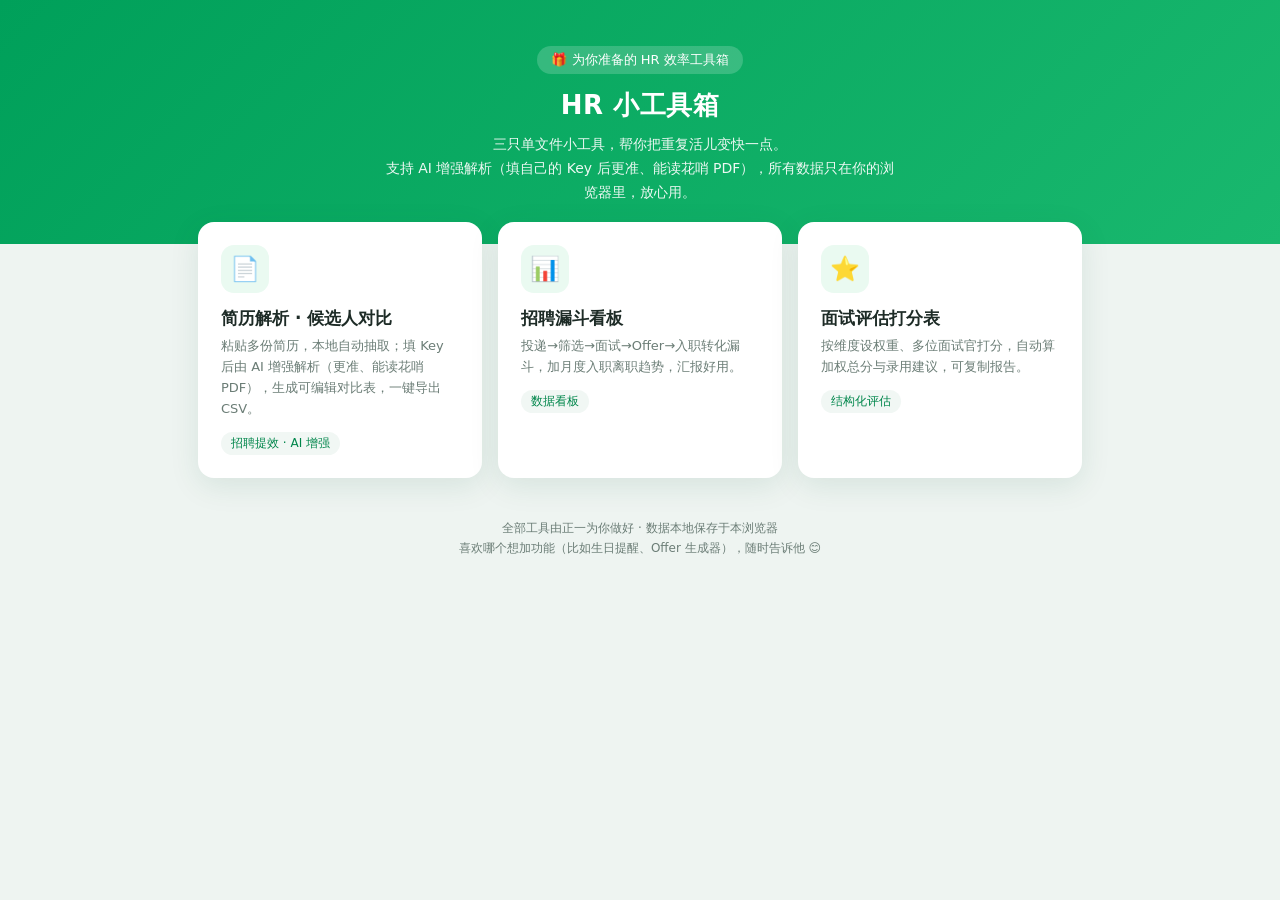
<file: index.html>
<!doctype html>
<html lang="zh-CN">
<head>
<meta charset="utf-8">
<meta name="viewport" content="width=device-width, initial-scale=1">
<title>HR 小工具箱 · 送给你的</title>
<style>
  :root{--green:#00a05a;--green-d:#00864b;--bg:#eef4f1;--card:#fff;--ink:#1d2b26;--sub:#6b7d76}
  *{box-sizing:border-box}
  body{margin:0;font-family:system-ui,-apple-system,"PingFang SC","Microsoft YaHei",sans-serif;
       background:var(--bg);color:var(--ink);-webkit-font-smoothing:antialiased}
  header{background:linear-gradient(135deg,var(--green),#19b86e);color:#fff;padding:46px 20px 40px;text-align:center}
  header .badge{display:inline-block;background:rgba(255,255,255,.18);padding:5px 14px;border-radius:30px;font-size:13px;margin-bottom:14px}
  header h1{margin:0;font-size:26px;letter-spacing:.5px}
  header p{margin:10px auto 0;max-width:520px;opacity:.92;font-size:14px;line-height:1.7}
  .wrap{max-width:920px;margin:-22px auto 40px;padding:0 18px}
  .grid{display:grid;grid-template-columns:repeat(auto-fit,minmax(250px,1fr));gap:16px}
  .tool{display:block;text-decoration:none;color:inherit;background:var(--card);border-radius:16px;
        padding:22px;box-shadow:0 8px 30px rgba(0,90,60,.10);transition:.18s;border:1px solid transparent}
  .tool:hover{transform:translateY(-4px);box-shadow:0 14px 40px rgba(0,90,60,.16);border-color:#cdeede}
  .ico{width:48px;height:48px;border-radius:13px;display:flex;align-items:center;justify-content:center;
       font-size:24px;background:#eafaf1;margin-bottom:14px}
  .tool h3{margin:0 0 6px;font-size:17px}
  .tool p{margin:0;font-size:13px;color:var(--sub);line-height:1.6}
  .tag{display:inline-block;margin-top:12px;font-size:12px;background:#f1f7f4;color:var(--green-d);
       padding:3px 10px;border-radius:20px}
  footer{text-align:center;color:var(--sub);font-size:12px;padding:0 20px 30px;line-height:1.7}
  footer b{color:var(--green-d)}
</style>
</head>
<body>
<header>
  <div class="badge">🎁 为你准备的 HR 效率工具箱</div>
  <h1>HR 小工具箱</h1>
  <p>三只单文件小工具，帮你把重复活儿变快一点。<br>支持 AI 增强解析（填自己的 Key 后更准、能读花哨 PDF），所有数据只在你的浏览器里，放心用。</p>
</header>

<div class="wrap">
  <div class="grid">
    <a class="tool" href="简历解析.html">
      <div class="ico">📄</div>
      <h3>简历解析 · 候选人对比</h3>
      <p>粘贴多份简历，本地自动抽取；填 Key 后由 AI 增强解析（更准、能读花哨 PDF），生成可编辑对比表，一键导出 CSV。</p>
      <span class="tag">招聘提效 · AI 增强</span>
    </a>
    <a class="tool" href="招聘漏斗看板.html">
      <div class="ico">📊</div>
      <h3>招聘漏斗看板</h3>
      <p>投递→筛选→面试→Offer→入职转化漏斗，加月度入职离职趋势，汇报好用。</p>
      <span class="tag">数据看板</span>
    </a>
    <a class="tool" href="面试评估打分表.html">
      <div class="ico">⭐</div>
      <h3>面试评估打分表</h3>
      <p>按维度设权重、多位面试官打分，自动算加权总分与录用建议，可复制报告。</p>
      <span class="tag">结构化评估</span>
    </a>
  </div>
</div>

<footer>
  全部工具由正一为你做好 · 数据本地保存于本浏览器<br>
  喜欢哪个想加功能（比如生日提醒、Offer 生成器），随时告诉他 😊
</footer>
</body>
</html>
</file>
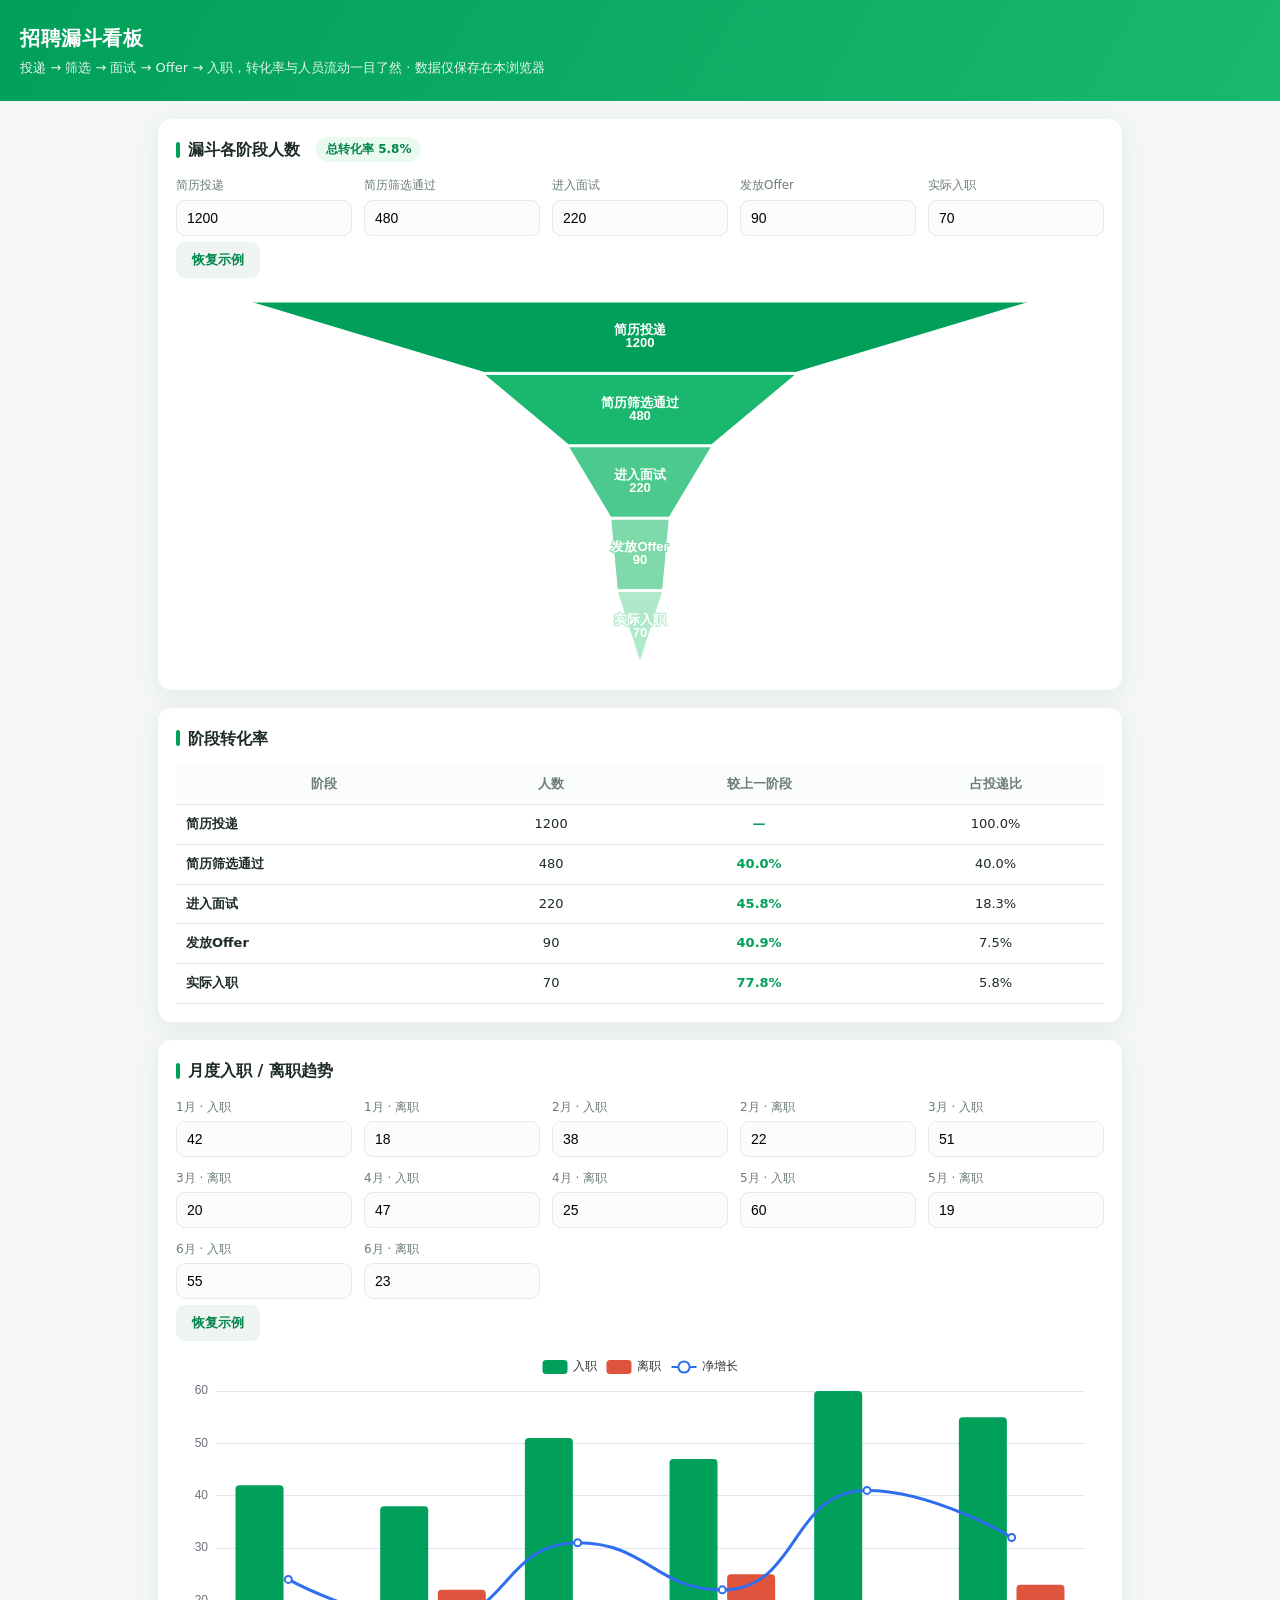
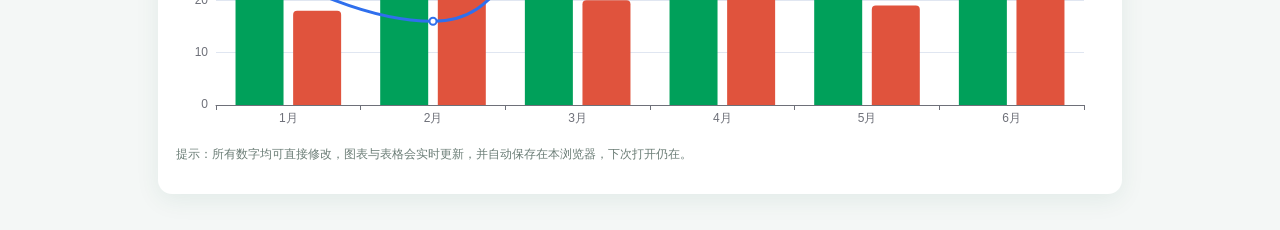
<file: 招聘漏斗看板.html>
<!doctype html>
<html lang="zh-CN">
<head>
<meta charset="utf-8">
<meta name="viewport" content="width=device-width, initial-scale=1">
<title>招聘漏斗看板</title>
<script src="vendor/echarts/echarts.min.js"></script>
<style>
  :root{
    --green:#00a05a; --green-d:#00864b; --blue:#2f6fed;
    --bg:#f4f7f6; --card:#fff; --ink:#1d2b26; --sub:#6b7d76; --line:#e4ebe8;
    --shadow:0 6px 24px rgba(0,90,60,.08);
  }
  *{box-sizing:border-box}
  body{margin:0;font-family:system-ui,-apple-system,"PingFang SC","Microsoft YaHei",sans-serif;
       background:var(--bg);color:var(--ink);line-height:1.6;-webkit-font-smoothing:antialiased}
  header{background:linear-gradient(120deg,var(--green),#19b86e);color:#fff;padding:22px 20px}
  header h1{margin:0;font-size:20px;letter-spacing:.5px}
  header p{margin:4px 0 0;opacity:.9;font-size:13px}
  .wrap{max-width:1000px;margin:0 auto;padding:18px}
  .card{background:var(--card);border-radius:14px;box-shadow:var(--shadow);padding:18px;margin-bottom:18px}
  .card h2{margin:0 0 14px;font-size:16px;display:flex;align-items:center;gap:8px}
  .card h2::before{content:"";width:4px;height:16px;background:var(--green);border-radius:3px}
  .grid{display:grid;grid-template-columns:repeat(auto-fit,minmax(150px,1fr));gap:12px}
  .field{display:flex;flex-direction:column;gap:4px}
  .field label{font-size:12px;color:var(--sub)}
  .field input{width:100%;padding:9px 10px;border:1px solid var(--line);border-radius:9px;font-size:14px;
       transition:.15s;background:#fbfdfc}
  .field input:focus{outline:none;border-color:var(--green);box-shadow:0 0 0 3px rgba(0,160,90,.12)}
  .chart{width:100%;height:380px}
  table{width:100%;border-collapse:collapse;font-size:13px;margin-top:6px}
  th,td{padding:9px 10px;text-align:center;border-bottom:1px solid var(--line)}
  th{color:var(--sub);font-weight:600;background:#fafdfb}
  td.name{text-align:left;font-weight:600}
  .rate{color:var(--green);font-weight:700}
  .rate.bad{color:#e0533d}
  .btns{display:flex;gap:10px;flex-wrap:wrap;margin-top:6px}
  button{border:none;border-radius:9px;padding:9px 16px;font-size:13px;cursor:pointer;font-weight:600;
       transition:.15s;background:var(--green);color:#fff}
  button:hover{background:var(--green-d)}
  button.ghost{background:#eef4f1;color:var(--green-d)}
  button.ghost:hover{background:#e2ece8}
  .note{font-size:12px;color:var(--sub);margin-top:10px}
  .pill{display:inline-block;background:#eafaf1;color:var(--green-d);font-size:12px;
       padding:3px 10px;border-radius:20px;margin-left:8px}
</style>
</head>
<body>
<header>
  <h1>招聘漏斗看板</h1>
  <p>投递 → 筛选 → 面试 → Offer → 入职，转化率与人员流动一目了然 · 数据仅保存在本浏览器</p>
</header>

<div class="wrap">
  <div class="card">
    <h2>漏斗各阶段人数<span class="pill" id="overallPill">总转化率 —</span></h2>
    <div class="grid" id="stageInputs"></div>
    <div class="btns">
      <button class="ghost" onclick="resetFunnel()">恢复示例</button>
    </div>
    <div id="funnelChart" class="chart" style="margin-top:14px"></div>
  </div>

  <div class="card">
    <h2>阶段转化率</h2>
    <table id="convTable">
      <thead><tr><th>阶段</th><th>人数</th><th>较上一阶段</th><th>占投递比</th></tr></thead>
      <tbody></tbody>
    </table>
  </div>

  <div class="card">
    <h2>月度入职 / 离职趋势</h2>
    <div class="grid" id="monthInputs" style="margin-bottom:6px"></div>
    <div class="btns">
      <button class="ghost" onclick="resetMonths()">恢复示例</button>
    </div>
    <div id="trendChart" class="chart" style="margin-top:14px"></div>
    <p class="note">提示：所有数字均可直接修改，图表与表格会实时更新，并自动保存在本浏览器，下次打开仍在。</p>
  </div>
</div>

<script>
const STAGES = ["简历投递","简历筛选通过","进入面试","发放Offer","实际入职"];
const MONTHS = ["1月","2月","3月","4月","5月","6月"];
const KEY_F = "hr_funnel_stages", KEY_M = "hr_funnel_months";

const defaultStages = [1200,480,220,90,70];
const defaultMonths = [
  {hire:42,leave:18},{hire:38,leave:22},{hire:51,leave:20},
  {hire:47,leave:25},{hire:60,leave:19},{hire:55,leave:23}
];

let stages = load(KEY_F, defaultStages);
let months = load(KEY_M, defaultMonths);

const funnelChart = echarts.init(document.getElementById('funnelChart'));
const trendChart  = echarts.init(document.getElementById('trendChart'));

function load(k,def){try{const v=JSON.parse(localStorage.getItem(k));return v??def;}catch(e){return def;}}
function save(){localStorage.setItem(KEY_F,JSON.stringify(stages));
  localStorage.setItem(KEY_M,JSON.stringify(months));}

/* ---- 阶段输入 ---- */
function renderStageInputs(){
  const box=document.getElementById('stageInputs');box.innerHTML="";
  STAGES.forEach((s,i)=>{
    const d=document.createElement('div');d.className='field';
    d.innerHTML=`<label>${s}</label><input type="number" min="0" value="${stages[i]}" data-i="${i}">`;
    box.appendChild(d);
  });
  box.querySelectorAll('input').forEach(inp=>{
    inp.oninput=()=>{stages[+inp.dataset.i]=Math.max(0,+inp.value||0);update();save();};
  });
}

/* ---- 月度输入 ---- */
function renderMonthInputs(){
  const box=document.getElementById('monthInputs');box.innerHTML="";
  MONTHS.forEach((m,i)=>{
    const d=document.createElement('div');d.className='field';
    d.innerHTML=`<label>${m} · 入职</label><input type="number" min="0" value="${months[i].hire}" data-i="${i}" data-k="hire">`;
    box.appendChild(d);
    const d2=document.createElement('div');d2.className='field';
    d2.innerHTML=`<label>${m} · 离职</label><input type="number" min="0" value="${months[i].leave}" data-i="${i}" data-k="leave">`;
    box.appendChild(d2);
  });
  box.querySelectorAll('input').forEach(inp=>{
    inp.oninput=()=>{months[+inp.dataset.i][inp.dataset.k]=Math.max(0,+inp.value||0);update();save();};
  });
}

/* ---- 转化率表 ---- */
function renderConvTable(){
  const tb=document.querySelector('#convTable tbody');tb.innerHTML="";
  const top=stages[0]||1;
  STAGES.forEach((s,i)=>{
    const v=stages[i];
    const prev= i>0 ? stages[i-1] : v;
    const step = i>0 ? (prev>0 ? (v/prev*100) : 0) : 100;
    const overall = v/top*100;
    const tr=document.createElement('tr');
    tr.innerHTML=`<td class="name">${s}</td><td>${v}</td>
      <td class="rate ${step<40?'bad':''}">${i===0?'—':step.toFixed(1)+'%'}</td>
      <td>${overall.toFixed(1)}%</td>`;
    tb.appendChild(tr);
  });
  const ov=(stages[stages.length-1]/(stages[0]||1)*100);
  document.getElementById('overallPill').textContent="总转化率 "+ov.toFixed(1)+"%";
}

/* ---- 图表 ---- */
function renderFunnel(){
  funnelChart.setOption({
    tooltip:{trigger:'item',formatter:p=>`${p.name}<br/>人数：${p.value}`},
    color:['#00a05a','#19b86e','#4cc98c','#7fd9aa','#aee9c9'],
    series:[{
      type:'funnel',sort:'none',gap:2,left:'8%',right:'8%',top:10,bottom:10,
      label:{show:true,position:'inside',formatter:'{b}\n{c}',color:'#fff',fontSize:13,fontWeight:600},
      labelLine:{show:false},
      data:STAGES.map((s,i)=>({name:s,value:stages[i]}))
    }]
  });
}
function renderTrend(){
  trendChart.setOption({
    tooltip:{trigger:'axis'},
    legend:{data:['入职','离职','净增长'],top:0},
    grid:{left:40,right:20,top:36,bottom:30},
    xAxis:{type:'category',data:MONTHS},
    yAxis:{type:'value'},
    series:[
      {name:'入职',type:'bar',data:months.map(m=>m.hire),itemStyle:{color:'#00a05a',borderRadius:[4,4,0,0]}},
      {name:'离职',type:'bar',data:months.map(m=>m.leave),itemStyle:{color:'#e0533d',borderRadius:[4,4,0,0]}},
      {name:'净增长',type:'line',data:months.map(m=>m.hire-m.leave),smooth:true,
       itemStyle:{color:'#2f6fed'},lineStyle:{width:3},symbolSize:7}
    ]
  });
}

function update(){renderConvTable();renderFunnel();renderTrend();}
function resetFunnel(){stages=[...defaultStages];renderStageInputs();update();save();}
function resetMonths(){months=defaultMonths.map(m=>({...m}));renderMonthInputs();update();save();}

window.addEventListener('resize',()=>{funnelChart.resize();trendChart.resize();});
renderStageInputs();renderMonthInputs();update();
</script>
</body>
</html>
</file>
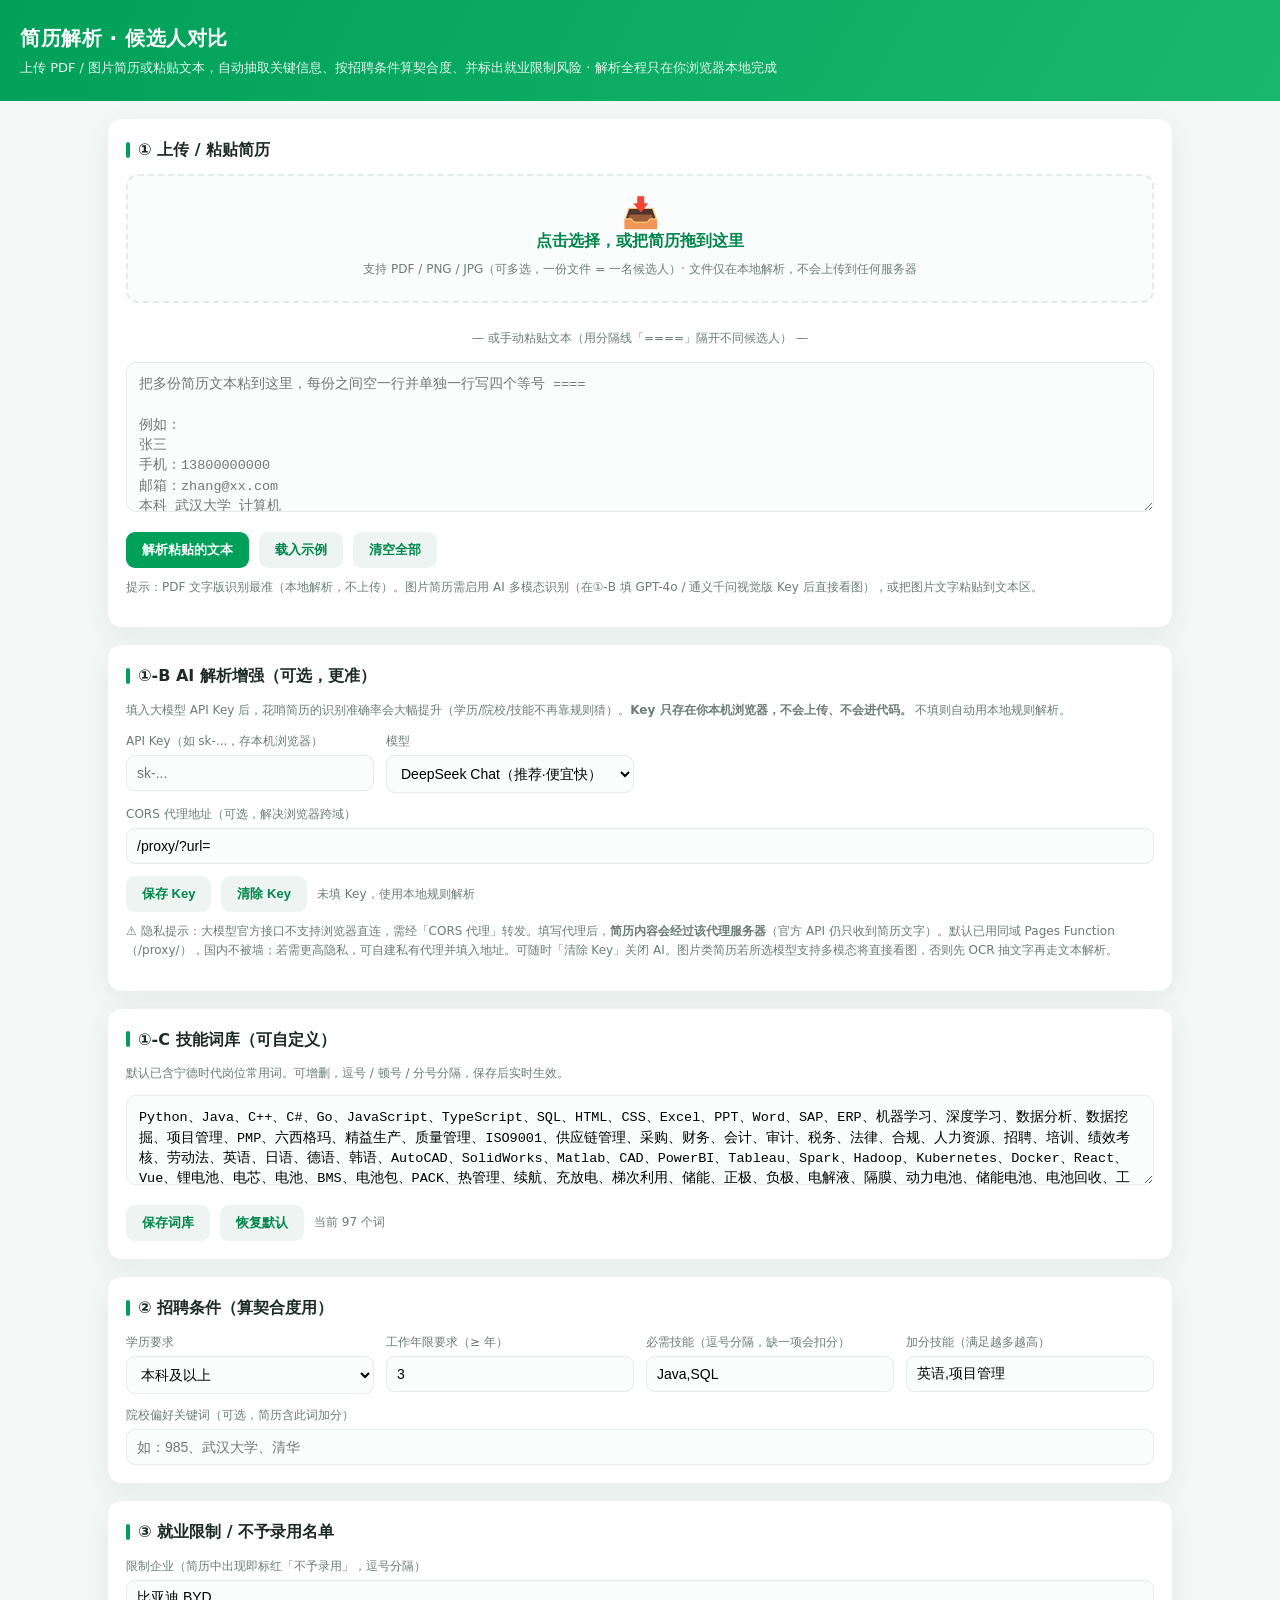
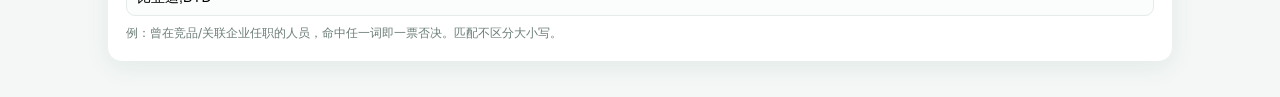
<file: 简历解析.html>
<!doctype html>
<html lang="zh-CN">
<head>
<meta charset="utf-8">
<meta name="viewport" content="width=device-width, initial-scale=1">
<title>简历解析 · 候选人对比</title>
<style>
  :root{
    --green:#00a05a; --green-d:#00864b; --blue:#2f6fed; --amber:#c47e00; --red:#e0533d;
    --bg:#f4f7f6; --card:#fff; --ink:#1d2b26; --sub:#6b7d76; --line:#e4ebe8;
    --shadow:0 6px 24px rgba(0,90,60,.08);
  }
  *{box-sizing:border-box}
  body{margin:0;font-family:system-ui,-apple-system,"PingFang SC","Microsoft YaHei",sans-serif;
       background:var(--bg);color:var(--ink);line-height:1.6;-webkit-font-smoothing:antialiased}
  header{background:linear-gradient(120deg,var(--green),#19b86e);color:#fff;padding:22px 20px}
  header h1{margin:0;font-size:20px;letter-spacing:.5px}
  header p{margin:4px 0 0;opacity:.9;font-size:13px}
  .wrap{max-width:1100px;margin:0 auto;padding:18px}
  .card{background:var(--card);border-radius:14px;box-shadow:var(--shadow);padding:18px;margin-bottom:18px}
  .card h2{margin:0 0 12px;font-size:16px;display:flex;align-items:center;gap:8px}
  .card h2::before{content:"";width:4px;height:16px;background:var(--green);border-radius:3px}
  textarea{width:100%;min-height:150px;padding:12px;border:1px solid var(--line);border-radius:10px;
    font-size:13.5px;font-family:ui-monospace,Menlo,Consolas,monospace;resize:vertical;background:#fbfdfc;line-height:1.5}
  textarea:focus{outline:none;border-color:var(--green);box-shadow:0 0 0 3px rgba(0,160,90,.12)}
  .grid2{display:grid;grid-template-columns:repeat(auto-fit,minmax(220px,1fr));gap:12px}
  .field{display:flex;flex-direction:column;gap:4px}
  .field label{font-size:12px;color:var(--sub)}
  .field input,.field select{width:100%;padding:9px 10px;border:1px solid var(--line);border-radius:9px;font-size:14px;background:#fbfdfc}
  .field input:focus,.field select:focus{outline:none;border-color:var(--green);box-shadow:0 0 0 3px rgba(0,160,90,.12)}
  .btns{display:flex;gap:10px;flex-wrap:wrap;margin-top:12px;align-items:center}
  button{border:none;border-radius:9px;padding:9px 16px;font-size:13px;cursor:pointer;font-weight:600;transition:.15s;background:var(--green);color:#fff}
  button:hover{background:var(--green-d)}
  button.ghost{background:#eef4f1;color:var(--green-d)}
  button.ghost:hover{background:#e2ece8}
  .hint{font-size:12px;color:var(--sub)}
  .tableScroll{overflow:auto}
  table{border-collapse:collapse;font-size:13px;width:100%;min-width:560px}
  th,td{padding:9px 10px;border:1px solid var(--line);text-align:left;vertical-align:top}
  th{background:#fafdfb;color:var(--sub);font-weight:600;position:sticky;top:0}
  td.field{background:#fafdfb;font-weight:600;white-space:nowrap;color:var(--ink)}
  td input{border:1px solid var(--line);border-radius:7px;padding:6px 8px;width:100%;font-size:13px;background:#fff}
  td input:focus{outline:none;border-color:var(--green)}
  .tag{display:inline-block;background:#eafaf1;color:var(--green-d);font-size:11.5px;
       padding:2px 8px;border-radius:20px;margin:2px 3px 0 0}
  .tag.miss{background:#fdecea;color:var(--red)}
  .note{font-size:12px;color:var(--sub);margin-top:10px}
  .pill{display:inline-block;background:#eafaf1;color:var(--green-d);font-size:12px;padding:3px 10px;border-radius:20px}
  .ok{color:var(--green-d);font-weight:700}
  .fitbar{height:8px;border-radius:6px;background:#eee;overflow:hidden;margin-top:4px}
  .fitbar>span{display:block;height:100%}
  .badge{display:inline-block;font-size:11.5px;padding:2px 8px;border-radius:20px;margin:2px 3px 0 0;font-weight:600}
  .badge.no{background:#fdecea;color:var(--red)}
  .badge.warn{background:#fff4e0;color:var(--amber)}
  .rank{font-size:13px;margin:4px 0}
  .rank b{color:var(--green-d)}
  .row-red{background:#fff6f4}
  .drop{border:2px dashed var(--line);border-radius:12px;padding:22px 16px;text-align:center;cursor:pointer;transition:.15s;background:#fbfdfc;color:var(--ink)}
  .drop:hover{border-color:var(--green);background:#f1faf6}
  .drop .big{font-size:30px;line-height:1}
  .drop b{color:var(--green-d)}
  .drop .hint{margin-top:6px}
  .fstatus{margin-top:12px;display:flex;flex-direction:column;gap:6px}
  .fstatus .fi{display:flex;align-items:center;gap:10px;font-size:12.5px;background:#fafdfb;border:1px solid var(--line);border-radius:8px;padding:7px 11px}
  .fstatus .nm{flex:0 0 auto;max-width:42%;overflow:hidden;text-overflow:ellipsis;white-space:nowrap}
  .fstatus .bar{flex:1;height:6px;border-radius:4px;background:#eee;overflow:hidden;min-width:60px}
  .fstatus .bar>span{display:block;height:100%;background:var(--green);width:0;transition:.2s}
  .fstatus .st{flex:0 0 auto;font-size:12px;color:var(--sub)}
  .fstatus .st.ok{color:var(--green-d);font-weight:700}
  .fstatus .st.err{color:var(--red);font-weight:700}
  .divider{margin:14px 0;color:var(--sub);font-size:12px;text-align:center}
  .fstatus .mini{margin-left:auto;border:none;background:var(--green);color:#fff;border-radius:7px;padding:4px 10px;font-size:12px;cursor:pointer;font-weight:600}
  .fstatus .mini:hover{background:var(--green-d)}
  .modal{position:fixed;inset:0;background:rgba(20,40,32,.45);display:none;align-items:center;justify-content:center;z-index:50;padding:16px}
  .modal-box{background:#fff;border-radius:14px;max-width:940px;width:100%;max-height:92vh;display:flex;flex-direction:column;box-shadow:0 20px 60px rgba(0,0,0,.25)}
  .modal-head{display:flex;align-items:center;gap:10px;padding:14px 16px;border-bottom:1px solid var(--line);font-weight:700}
  .modal-head .ghost{margin-left:auto}
  .modal-body{display:flex;gap:16px;padding:16px;overflow:auto}
  .imgwrap{position:relative;flex:1 1 auto;min-width:0;background:#0e0e0e;border-radius:10px;display:flex;align-items:center;justify-content:center;overflow:hidden;touch-action:none}
  .imgwrap img{max-width:100%;max-height:62vh;display:block}
  .selbox{position:absolute;border:2px dashed #ffd54a;background:rgba(255,213,74,.20);pointer-events:none}
  .modal-side{flex:0 0 300px;display:flex;flex-direction:column;gap:10px}
  .modal-side textarea{flex:1;min-height:200px}
  @media(max-width:720px){.modal-body{flex-direction:column}.modal-side{flex:1 1 auto}}
  .statbar{display:inline-block;font-size:13px;font-weight:600;padding:6px 12px;border-radius:999px;line-height:1.2;margin-left:2px}
  .statbar.s-info{background:#e8f1ff;color:#1a5fd6;border:1px solid #cfe0ff}
  .statbar.s-ok{background:#e7f8ee;color:#0a8a48;border:1px solid #bde9cd}
  .statbar.s-err{background:#fdecec;color:#c0392b;border:1px solid #f5c6c6}
  .statbar:empty{display:none}
</style>
<script defer src="vendor/pdfjs/pdf.min.js"></script>
</head>
<body>
<header>
  <h1>简历解析 · 候选人对比</h1>
  <p>上传 PDF / 图片简历或粘贴文本，自动抽取关键信息、按招聘条件算契合度、并标出就业限制风险 · 解析全程只在你浏览器本地完成</p>
</header>

<div class="wrap">
  <div class="card">
    <h2>① 上传 / 粘贴简历</h2>
    <div id="drop" class="drop" onclick="document.getElementById('fileInput').click()">
      <div class="big">📥</div>
      <div><b>点击选择，或把简历拖到这里</b></div>
      <div class="hint">支持 PDF / PNG / JPG（可多选，一份文件 = 一名候选人）· 文件仅在本地解析，不会上传到任何服务器</div>
      <input type="file" id="fileInput" accept=".pdf,.png,.jpg,.jpeg,.bmp,.webp" multiple hidden onchange="ingestFiles(this.files)">
    </div>
    <div id="fileStatus" class="fstatus"></div>
    <div class="divider">— 或手动粘贴文本（用分隔线「====」隔开不同候选人） —</div>
    <textarea id="raw" placeholder="把多份简历文本粘到这里，每份之间空一行并单独一行写四个等号 ====&#10;&#10;例如：&#10;张三&#10;手机：13800000000&#10;邮箱：zhang@xx.com&#10;本科 武汉大学 计算机&#10;3年Java开发经验&#10;====&#10;李四&#10;..."></textarea>
    <div class="btns">
      <button onclick="parseAll()">解析粘贴的文本</button>
      <button class="ghost" onclick="loadDemo()">载入示例</button>
      <button class="ghost" onclick="clearAll()">清空全部</button>
      <span id="stat" class="statbar"></span>
    </div>
    <p class="hint" style="margin-top:10px">提示：PDF 文字版识别最准（本地解析，不上传）。图片简历需启用 AI 多模态识别（在①-B 填 GPT-4o / 通义千问视觉版 Key 后直接看图），或把图片文字粘贴到文本区。</p>
  </div>

  <div class="card">
    <h2>①-B AI 解析增强（可选，更准）</h2>
    <p class="hint" style="margin:0 0 12px">填入大模型 API Key 后，花哨简历的识别准确率会大幅提升（学历/院校/技能不再靠规则猜）。<b>Key 只存在你本机浏览器，不会上传、不会进代码。</b> 不填则自动用本地规则解析。</p>
    <div class="grid2">
      <div class="field"><label>API Key（如 sk-...，存本机浏览器）</label>
        <input type="password" id="aiKey" placeholder="sk-..." autocomplete="off">
      </div>
      <div class="field"><label>模型</label>
        <select id="aiModel">
          <option value="deepseek-chat">DeepSeek Chat（推荐·便宜快）</option>
          <option value="gpt-4o">GPT-4o（多模态·可看图）</option>
          <option value="qwen-vl-max">通义千问视觉版（多模态·可看图）</option>
          <option value="deepseek-reasoner">DeepSeek Reasoner</option>
        </select>
      </div>
      <div class="field" style="grid-column:1/-1"><label>CORS 代理地址（可选，解决浏览器跨域）</label>
        <input type="text" id="aiProxy" placeholder="已为你预填同域代理 /proxy/?url=，一般无需修改" autocomplete="off">
      </div>
    </div>
    <div class="btns">
      <button class="ghost" onclick="saveAiKey()">保存 Key</button>
      <button class="ghost" onclick="clearAiKey()">清除 Key</button>
      <span class="hint" id="aiStatus"></span>
    </div>
    <p class="note">⚠ 隐私提示：大模型官方接口不支持浏览器直连，需经「CORS 代理」转发。填写代理后，<b>简历内容会经过该代理服务器</b>（官方 API 仍只收到简历文字）。默认已用同域 Pages Function（/proxy/），国内不被墙；若需更高隐私，可自建私有代理并填入地址。可随时「清除 Key」关闭 AI。图片类简历若所选模型支持多模态将直接看图，否则先 OCR 抽文字再走文本解析。</p>
  </div>

  <div class="card">
    <h2>①-C 技能词库（可自定义）</h2>
    <p class="hint" style="margin:0 0 12px">默认已含宁德时代岗位常用词。可增删，逗号 / 顿号 / 分号分隔，保存后实时生效。</p>
    <textarea id="skillLib" style="min-height:90px"></textarea>
    <div class="btns">
      <button class="ghost" onclick="saveSkillLib()">保存词库</button>
      <button class="ghost" onclick="resetSkillLib()">恢复默认</button>
      <span class="hint" id="skillLibStat"></span>
    </div>
  </div>

  <div class="card">
    <h2>② 招聘条件（算契合度用）</h2>
    <div class="grid2">
      <div class="field"><label>学历要求</label>
        <select id="reqEdu" onchange="recompute()">
          <option value="0">不限</option>
          <option value="1">大专及以上</option>
          <option value="2" selected>本科及以上</option>
          <option value="3">硕士及以上</option>
          <option value="4">博士</option>
        </select></div>
      <div class="field"><label>工作年限要求（≥ 年）</label>
        <input type="number" min="0" id="reqYears" value="3" oninput="recompute()"></div>
      <div class="field"><label>必需技能（逗号分隔，缺一项会扣分）</label>
        <input type="text" id="reqSkills" value="Java,SQL" oninput="recompute()"></div>
      <div class="field"><label>加分技能（满足越多越高）</label>
        <input type="text" id="prefSkills" value="英语,项目管理" oninput="recompute()"></div>
      <div class="field" style="grid-column:1/-1"><label>院校偏好关键词（可选，简历含此词加分）</label>
        <input type="text" id="reqSchool" value="" placeholder="如：985、武汉大学、清华" oninput="recompute()"></div>
    </div>
  </div>

  <div class="card">
    <h2>③ 就业限制 / 不予录用名单</h2>
    <div class="grid2">
      <div class="field" style="grid-column:1/-1"><label>限制企业（简历中出现即标红「不予录用」，逗号分隔）</label>
        <input type="text" id="blacklist" value="比亚迪,BYD" oninput="recompute()"></div>
    </div>
    <p class="hint" style="margin:8px 0 0">例：曾在竞品/关联企业任职的人员，命中任一词即一票否决。匹配不区分大小写。</p>
  </div>

  <div class="card" id="resultCard" style="display:none">
    <h2>④ 候选人对比表 <span class="pill">可直接修改，修正自动抽取结果</span></h2>
    <div class="tableScroll">
      <table id="cmpTable"></table>
    </div>
    <div class="btns">
      <button class="ghost" onclick="exportCSV()">导出 CSV</button>
      <button class="ghost" onclick="copyMD()">复制 Markdown 表</button>
      <button onclick="sendAllToScorecard()">📤 全部送进面试打分表</button>
    </div>
    <div id="rankBox" style="margin-top:14px"></div>
    <p class="note">说明：解析基于关键词与正则规则，结果可能不完整，请在表格中直接校正后再使用 / 导出。契合度仅作初筛参考。</p>
  </div>
</div>

<div id="ocrModal" class="modal">
  <div class="modal-box">
    <div class="modal-head">🔍 框选修正 — <span id="mTitle"></span>
      <button class="ghost" onclick="closeModal()">关闭</button>
    </div>
    <div class="modal-body">
      <div id="imgWrap" class="imgwrap">
        <img id="mImg" alt="简历原图">
        <div id="selBox" class="selbox" style="display:none"></div>
      </div>
      <div class="modal-side">
        <p class="hint">在图上<b>按住拖动</b>框选识别不准的区域，松手后点「识别选区」对该区域单独重做 OCR。</p>
        <div class="btns">
          <button onclick="ocrSelection()">识别选区</button>
          <button class="ghost" onclick="clearSel()">清除框选</button>
        </div>
        <textarea id="mText" placeholder="选区识别结果会显示在这里，可手动修改"></textarea>
        <div class="btns">
          <button class="ghost" onclick="applyOcr()">应用到候选人</button>
          <button class="ghost" onclick="copyOcr()">复制文字</button>
        </div>
        <p class="note">「应用到候选人」会把修正文字并入该简历原文并重解析（原有信息保留，仅补充正确内容），随后对比表自动刷新。也可直接在表格里微调。</p>
      </div>
    </div>
  </div>
</div>

<script>
const DEFAULT_SKILL_LIB=[
  // 通用
  "Python","Java","C++","C#","Go","JavaScript","TypeScript","SQL","HTML","CSS","Excel","PPT","Word",
  "SAP","ERP","机器学习","深度学习","数据分析","数据挖掘","项目管理","PMP","六西格玛","精益生产","质量管理","ISO9001",
  "供应链管理","采购","财务","会计","审计","税务","法律","合规","人力资源","招聘","培训","绩效考核","劳动法",
  "英语","日语","德语","韩语","AutoCAD","SolidWorks","Matlab","CAD","PowerBI","Tableau","Spark","Hadoop","Kubernetes","Docker","React","Vue",
  // 宁德时代 / 电池行业岗位词
  "锂电池","电芯","电池","BMS","电池包","PACK","热管理","续航","充放电","梯次利用","储能","正极","负极","电解液","隔膜",
  "动力电池","储能电池","电池回收","工艺","研发","量产","良率","设备","产线","质量","FMEA","SPC","IE","精益","安全","EHS",
  "专利","知识产权","标准","体系","审核","供应商","成本","制造","自动化","嵌入式","控制","算法"
];
const SKILL_KEY="hr_skill_lib";
function loadSkillLib(){
  try{const v=JSON.parse(localStorage.getItem(SKILL_KEY));if(Array.isArray(v)&&v.length)return v;}catch(e){}
  return DEFAULT_SKILL_LIB.slice();
}
let SKILLS=loadSkillLib();
function saveSkillLib(){
  const raw=document.getElementById('skillLib').value;
  const arr=normList(raw);
  if(!arr.length){alert("词库不能为空");return;}
  localStorage.setItem(SKILL_KEY,JSON.stringify(arr));
  SKILLS=arr;
  if(data.length){recompute();}
  document.getElementById('skillLibStat').textContent="已保存，当前 "+arr.length+" 个词";
}
function resetSkillLib(){
  localStorage.removeItem(SKILL_KEY);
  SKILLS=DEFAULT_SKILL_LIB.slice();
  document.getElementById('skillLib').value=SKILLS.join("、");
  document.getElementById('skillLibStat').textContent="已恢复默认词库";
  if(data.length)recompute();
}
const EDU_MAP={"博士后":5,"博士":4,"硕士研究生":3,"研究生":3,"硕士":3,"本科":2,"大专":1,"专科":1};

const FIELDS=["姓名","手机","邮箱","最高学历","毕业院校","工作年限","技能标签","其他亮点"];
let data=[];
function esc(s){return String(s==null?"":s).replace(/&/g,"&amp;").replace(/"/g,"&quot;").replace(/</g,"&lt;").replace(/>/g,"&gt;");}

function splitResumes(txt){
  return txt.split(/^\s*={4,}\s*$/m).map(s=>s.trim()).filter(s=>s.length>0);
}
function eduLevelOf(str){
  let lv=0;for(const k in EDU_MAP){if(str.includes(k))lv=Math.max(lv,EDU_MAP[k]);}return lv;
}
function normList(s){return (s||"").split(/[,，、;；]/).map(x=>x.trim()).filter(Boolean);}
function hasSkill(raw,skills,name){const t=raw.toLowerCase();
  if(skills.some(s=>s.toLowerCase()===name.toLowerCase()))return true;
  return t.includes(name.toLowerCase());}

function extract(text,i){
  const r={raw:text};
  r["手机"]=(text.match(/1[3-9]\d{9}/)||[])[0]||"";
  r["邮箱"]=(text.match(/[\w.+-]+@[\w-]+\.[\w.-]+/)||[])[0]||"";
  // 学历：扫描全文，取 EDU_MAP 等级最高者（避免「取第一个」漏掉更高学历）
  const EDU_KEYS=["博士后","博士","硕士研究生","硕士","研究生","本科","大专","专科"];
  let bestLv=0,bestKey="";
  EDU_KEYS.forEach(k=>{
    let idx=text.indexOf(k);
    while(idx!==-1){ if((EDU_MAP[k]||0)>bestLv){bestLv=EDU_MAP[k]||0;bestKey=k;} idx=text.indexOf(k,idx+k.length); }
  });
  let deg=bestKey;
  r["最高学历"]=deg;
  // 院校：优先取「最高学历所在行」的学校名，避免错配到低学历阶段的院校
  let sch="";
  if(deg){
    const lines=text.split(/\n/);
    for(const ln of lines){
      if(ln.includes(deg)){
        const m=ln.match(/([\u4e00-\u9fa5]{2,12}(?:大学|学院|理工学院|科技大学|交通大学|工业大学|理工大学|师范大学|财经大学|政法大学|医科大学|农林大学))/);
        if(m){sch=m[1];break;}
      }
    }
  }
  if(!sch){
    sch=(text.match(/([\u4e00-\u9fa5]{2,12}(?:大学|学院|理工学院|科技大学|交通大学|工业大学|理工大学|师范大学|财经大学|政法大学|医科大学|农林大学))/)||[])[0]
      || (text.match(/([A-Za-z][\w\s.&',-]{2,30}(?:University|Institute|College|School))/)||[])[0]||"";
  }
  r["毕业院校"]=sch.trim();
  // 工作年限：优先「明确年限词」>「经验关键词」> 不瞎猜
  let yr=null;
  const m1=text.match(/(?:工作年限|相关经验|工作经验|从业年限)[:：]?\s*(\d+(\.\d)?)/);
  if(m1){yr=parseFloat(m1[1]);}
  else{
    const ctx=[...text.matchAll(/(\d+(?:\.\d)?)\s*年.{0,8}?(?:工作|经验|开发|相关|从业|分析|操刀)/g)]
      .map(m=>parseFloat(m[1])).filter(n=>n>0&&n<=40);
    if(ctx.length){yr=Math.max(...ctx);}
  }
  // 在读 / 应届推算：若最高学历含「至今」且未匹配到经验词，则视为 0 年（避免把在读时长当工龄）
  const studying=/至今|在读|预计\s*\d{4}\s*年?\s*(毕业|毕业)/.test(text)
    && !/(?:工作年限|相关经验|工作经验|从业年限)[:：]?\s*\d/.test(text)
    && !/(\d+(?:\.\d)?)\s*年.{0,8}?(?:工作|经验|开发|相关|从业|分析)/.test(text);
  if(studying && yr==null){yr=0;}
  r["工作年限"]=yr!=null? (Number.isInteger(yr)? yr+" 年" : yr.toFixed(1)+" 年") : "";
  const found=[];SKILLS.forEach(s=>{if(text.includes(s))found.push(s);});
  r["技能标签"]=found;
  let name="";
  const nm=(text.match(/姓名[:：]\s*([\u4e00-\u9fa5]{2,4})/)||[])[1];
  if(nm)name=nm;
  else{const first=text.split(/\n/).map(l=>l.trim()).find(l=>l&&l.length<=4&&/^[\u4e00-\u9fa5]{2,4}$/.test(l));if(first)name=first;}
  r["姓名"]=name||("候选人"+(i+1));
  r["其他亮点"]="";
  return r;
}

/* ---------- AI 解析层（DeepSeek / 多模态，Key 仅存本机） ---------- */
const AI_KEY_STORE="hr_ai_key", AI_MODEL_STORE="hr_ai_model", AI_PROXY_STORE="hr_ai_proxy";
// 默认 AI 代理：同域 Pages Function（/proxy/），国内不被墙；如需私有可改成你的 Worker 或自定义域名
const AI_PROXY_DEFAULT="/proxy/?url=";
function getAiKey(){return (localStorage.getItem(AI_KEY_STORE)||"").trim();}
function getAiModel(){return (localStorage.getItem(AI_MODEL_STORE)||"deepseek-chat").trim();}
function aiEnabled(){return getAiKey().length>0;}
function saveAiKey(){
  const k=document.getElementById('aiKey').value.trim();
  if(!k){alert("请输入 Key");return;}
  localStorage.setItem(AI_KEY_STORE,k);
  localStorage.setItem(AI_MODEL_STORE,document.getElementById('aiModel').value);
  localStorage.setItem(AI_PROXY_STORE,document.getElementById('aiProxy').value.trim());
  let msg="✅ 已保存（Key 与代理仅存本机）";
  const p=getAiProxy();
  if(p){ msg+=" ｜ 代理将请求："+aiApiUrl(getAiModel()); }
  document.getElementById('aiStatus').textContent=msg;
  if(p){ testProxy().then(t=>{ document.getElementById('aiStatus').textContent=msg+" ｜ "+t; }); }
}
async function testProxy(){
  const p=getAiProxy();
  if(!p) return "⚠ 未填写 CORS 代理（AI 无法跨域调用）";
  // 探测真实链路：代理 → 官方 API（GET 到官方会返回 405/401，能收到响应即说明代理通）
  const url=aiApiUrl(getAiModel());
  try{
    const r=await fetch(url,{method:"GET"});
    // 任何响应都说明代理链路通（405/401 是官方对无Key/GET的正常拒绝，证明请求已送达）
    return "✅ 代理连通（官方返回 "+r.status+"，链路通；真正解析会用 POST+你的Key）";
  }catch(e){
    if(/Failed to fetch|NetworkError/i.test(e.message||"")){
      return "⚠ 代理不可达：Pages Function 没部署成功。请确认仓库 functions/proxy.js 已推送且部署成功；浏览器直开「"+p+"」应显示「✅ CORS 代理已部署成功」";
    }
    return "⚠ 代理不可达："+(e.message||e);
  }
}
function clearAiKey(){
  localStorage.removeItem(AI_KEY_STORE);localStorage.removeItem(AI_MODEL_STORE);localStorage.removeItem(AI_PROXY_STORE);
  document.getElementById('aiKey').value="";
  document.getElementById('aiProxy').value="";
  document.getElementById('aiStatus').textContent="已清除，将使用本地规则解析";
}
const MULTIMODAL=new Set(["gpt-4o","qwen-vl-max","gpt-4-vision-preview"]);
function getAiProxy(){ const v=(localStorage.getItem(AI_PROXY_STORE)||"").trim(); return v || AI_PROXY_DEFAULT; }
function aiApiUrl(model){
  const base = model.startsWith("qwen")
    ? "https://dashscope.aliyuncs.com/compatible-mode/v1/chat/completions"
    : "https://api.deepseek.com/chat/completions";
  const proxy=getAiProxy();
  if(!proxy) return base;
  const enc=encodeURIComponent(base);
  if(proxy.includes("?url=")) return proxy + enc;
  if(proxy.endsWith("=")) return proxy + enc;
  if(proxy.endsWith("/")) return proxy + "?url=" + enc;
  return proxy + "/?url=" + enc;
}
async function callAI(text,imgBase64){
  const key=getAiKey(),model=getAiModel();
  const sys="你是简历解析助手。从简历中抽取字段，严格只返回 JSON，不要解释。字段：name(姓名),phone(手机),email(邮箱),education(最高学历，如 本科/硕士/博士),school(最高学历毕业院校全称),years(工作年限数字，在读或无经验填0),skills(技能标签数组，用中文或通用英文),highlights(其他亮点字符串)。";
  const userText=imgBase64
    ? "请解析这张简历图片，返回结构化字段。"
    : "请解析以下简历文本：\n"+text;
  const content=[];
  if(imgBase64)content.push({type:"image_url",image_url:{url:imgBase64}});
  content.push({type:"text",text:userText});
  const body={model, messages:[
    {role:"system",content:sys},
    {role:"user",content:imgBase64?content:userText}
  ], response_format:{type:"json_object"}, temperature:0};
  let res;
  try{
    res=await fetch(aiApiUrl(model),{
      method:"POST",headers:{"Content-Type":"application/json","Authorization":"Bearer "+key},
      body:JSON.stringify(body)
    });
  }catch(e){
    const proxyOn=!!getAiProxy();
    let hint=/Failed to fetch|NetworkError|CORS/i.test(e.message)
      ? (proxyOn
          ? "已配置代理仍跨域/不通：请确认「代理将请求」里的地址能在浏览器打开且显示「✅ 代理已部署成功」，并检查网络"
          : "未配置 CORS 代理，浏览器直连官方 API 被跨域(CORS)拦截。请保持默认代理（/proxy/?url=，同域 Pages Function）即可")
      : e.message;
    throw new Error("网络层："+hint);
  }
  if(!res.ok){
    let detail="";
    try{const er=await res.json();detail=er.error&&er.error.message||JSON.stringify(er).slice(0,120);}catch(_){}
    throw new Error("API "+res.status+(detail?(" · "+detail):""));
  }
  const j=await res.json();
  const s=j.choices&&j.choices[0]&&j.choices[0].message&&j.choices[0].message.content;
  if(!s)throw new Error("空响应");
  return JSON.parse(s);
}
// 返回抽取结果对象，或 null（需降级本地）
let LAST_AI_ERR="";
async function extractWithAI(text,imgURL){
  if(!aiEnabled())return null;
  try{
    let imgBase64=null;
    if(imgURL && MULTIMODAL.has(getAiModel())){
      imgBase64=await imgToBase64(imgURL);
    }
    const j=await callAI(text,imgBase64);
    const r={raw:text};
    r["姓名"]=j.name||"";
    r["手机"]=j.phone||(text.match(/1[3-9]\d{9}/)||[])[0]||"";
    r["邮箱"]=j.email||(text.match(/[\w.+-]+@[\w-]+\.[\w.-]+/)||[])[0]||"";
    r["最高学历"]=j.education||"";
    r["毕业院校"]=j.school||"";
    let y=j.years;
    if(y==null||y===""||isNaN(+y))y=null;else y=+y;
    r["工作年限"]=y!=null?(Number.isInteger(y)?y+" 年":y.toFixed(1)+" 年"):"";
    r["技能标签"]=Array.isArray(j.skills)?j.skills.map(s=>String(s).trim()).filter(Boolean):[];
    if(!r["技能标签"].length){SKILLS.forEach(s=>{if(text.includes(s))r["技能标签"].push(s);});}
    r["其他亮点"]=j.highlights||"";
    r._ai=true;
    return r;
  }catch(e){
    LAST_AI_ERR=e.message;
    console.warn("AI 解析失败，降级本地：",e);
    return null;
  }
}
function imgToBase64(url){
  return new Promise((resolve,reject)=>{
    const img=new Image();img.crossOrigin="anonymous";
    img.onload=()=>{const c=document.createElement('canvas');c.width=img.naturalWidth;c.height=img.naturalHeight;
      c.getContext('2d').drawImage(img,0,0);
      try{resolve(c.toDataURL('image/png'));}catch(e){reject(e);}};
    img.onerror=reject;img.src=url;
  });
}

/* ---------- 契合度 + 限制 ---------- */
function computeFit(){
  const cond={
    edu:+document.getElementById('reqEdu').value,
    years:+document.getElementById('reqYears').value||0,
    req:normList(document.getElementById('reqSkills').value),
    pref:normList(document.getElementById('prefSkills').value),
    school:document.getElementById('reqSchool').value.trim()
  };
  const black=normList(document.getElementById('blacklist').value);
  data.forEach(d=>{
    const raw=d.raw||"";
    const candEdu=eduLevelOf(d["最高学历"]||"");
    const candYears=parseInt((d["工作年限"]||"0").match(/\d+/)||0)||0;
    const risks=[];
    // 就业限制
    const hitBlack=black.filter(b=>raw.toLowerCase().includes(b.toLowerCase()));
    if(hitBlack.length) risks.push({type:"no",text:"⛔ 不予录用：曾任职「"+hitBlack.join("、")+"」"});
    // 硬性条件
    if(cond.edu>0 && candEdu<cond.edu) risks.push({type:"warn",text:"⚠ 学历未达要求"});
    if(cond.years>0 && candYears<cond.years) risks.push({type:"warn",text:"⚠ 经验不足（"+candYears+"<"+cond.years+"年）"});
    d.risks=risks;
    // 维度
    const dims=[];
    if(cond.edu>0) dims.push({w:25,p:candEdu>=cond.edu?1:(cond.edu?candEdu/cond.edu:1)});
    if(cond.years>0) dims.push({w:25,p:Math.min(1,candYears/cond.years)});
    if(cond.req.length){
      const m=cond.req.filter(s=>hasSkill(raw,d["技能标签"],s)).length;
      d.reqHit=cond.req.filter(s=>hasSkill(raw,d["技能标签"],s));
      d.reqMiss=cond.req.filter(s=>!hasSkill(raw,d["技能标签"],s));
      dims.push({w:35,p:m/cond.req.length});
    }
    if(cond.school){
      const ok=raw.includes(cond.school);
      if(ok) dims.push({w:10,p:1}); else risks.push({type:"warn",text:"⚠ 院校不匹配「"+cond.school+"」"});
    }
    if(cond.pref.length){
      const m=cond.pref.filter(s=>hasSkill(raw,d["技能标签"],s)).length;
      dims.push({w:15,p:m/cond.pref.length});
    }
    const wsum=dims.reduce((a,x)=>a+x.w,0);
    d.fit = wsum? Math.round(dims.reduce((a,x)=>a+x.w*x.p,0)/wsum*100) : null;
  });
}

async function parseAll(){
  const txt=document.getElementById('raw').value;
  if(!txt.trim()){alert("请先粘贴简历文本，或先上传文件");return;}
  const parts=splitResumes(txt);
  data=[];
  const stat=document.getElementById('stat');
  if(aiEnabled())setStat(stat,'info',"🤖 AI 解析中…");
  for(const p of parts){
    await addCandidateFromText(p,null,null);
  }
  refresh();
  if(!data.length){setStat(stat,'err',"未解析出任何简历，检查文本格式");return;}
  if(aiEnabled()){
    const usedAi=data.some(d=>d._ai);
    if(usedAi)setStat(stat,'ok',"🤖 已用 AI 解析 "+data.length+" 份");
    else setStat(stat,'err',"⚠ AI 解析失败，已用本地规则。"+(LAST_AI_ERR?("原因："+LAST_AI_ERR):"检查 Key / 代理地址 / 网络"));
  }else{
    setStat(stat,'info',"已解析 "+data.length+" 份简历（本地规则）");
  }
}
function refresh(){
  if(!data.length)return;
  computeFit();renderTable();
  document.getElementById('resultCard').style.display="";
}
function setStat(el,kind,msg){
  if(!el)return;
  el.textContent=msg;
  el.className="statbar s-"+kind;
}
function recompute(){
  if(!data.length)return;
  computeFit();updateComputed();
}

function renderTable(){
  const t=document.getElementById('cmpTable');
  let head="<thead><tr><th class='field'>字段</th>";
  data.forEach(d=>head+=`<th>${esc(d["姓名"])}</th>`);
  head+="</tr></thead>";
  let info="<tbody id='infoBody'>";
  FIELDS.forEach(f=>{
    info+=`<tr><td class="field">${f}</td>`;
    data.forEach((d,ci)=>{
      if(f==="技能标签"){
        const tags=(d[f]||[]).map(s=>`<span class="tag">${esc(s)}</span>`).join("")||"—";
        info+=`<td>${tags}<input type="hidden" data-ci="${ci}" data-f="${f}" value="${esc((d[f]||[]).join(','))}"></td>`;
      }else{
        info+=`<td><input data-ci="${ci}" data-f="${f}" value="${esc(d[f]||'')}"></td>`;
      }
    });
    info+="</tr>";
  });
  info+="</tbody>";
  t.innerHTML=head+info+"<tbody id='calcBody'></tbody>";
  t.querySelectorAll('#infoBody input').forEach(inp=>{
    inp.oninput=()=>{const ci=+inp.dataset.ci,f=inp.dataset.f;
      data[ci][f]= f==="技能标签" ? inp.value.split(',').map(s=>s.trim()).filter(Boolean) : inp.value;
      if(f==="姓名"){t.querySelectorAll('th')[ci+1].textContent=inp.value||("候选人"+(ci+1));}
      computeFit();updateComputed();};
  });
  updateComputed();
}
function updateComputed(){
  const tb=document.querySelector('#calcBody');if(!tb)return;
  let body="<tr><td class='field'>契合度</td>";
  data.forEach(d=>{
    if(d.fit===null){body+=`<td>未设条件</td>`;}
    else{
      const col=d.fit>=80?"var(--green)":d.fit>=60?"var(--amber)":"var(--red)";
      body+=`<td><b style="color:${col}">${d.fit}%</b>
        <div class="fitbar"><span style="width:${d.fit}%;background:${col}"></span></div>
        ${(d.reqMiss&&d.reqMiss.length)?`<div style="margin-top:4px">${d.reqMiss.map(s=>`<span class="tag miss">缺 ${s}</span>`).join("")}</div>`:""}</td>`;
    }
  });
  body+="</tr><tr><td class='field'>风险 / 限制</td>";
  data.forEach(d=>{
    const blocked=d.risks&&d.risks.some(r=>r.type==="no");
    const html=(d.risks||[]).map(r=>`<span class="badge ${r.type}">${esc(r.text)}</span>`).join("")||'<span class="ok">✓ 无</span>';
    body+=`<td class="${blocked?'row-red':''}">${html}</td>`;
  });
  body+="</tr>";
  tb.innerHTML=body;
  renderRank();
}
function renderRank(){
  const box=document.getElementById('rankBox');
  const arr=data.filter(d=>d.fit!==null).slice().sort((a,b)=>b.fit-a.fit);
  if(!arr.length){box.innerHTML="";return;}
  box.innerHTML="<b>契合度排序：</b><br>"+arr.map((d,i)=>
    `<div class="rank">${i+1}. ${esc(d["姓名"])} — <b>${d.fit}%</b> ${
      (d.risks||[]).some(r=>r.type==="no")?'<span class="badge no">不予录用</span>':''}</div>`).join("");
}

function exportCSV(){
  let rows=[["字段",...data.map(d=>d["姓名"])]];
  FIELDS.forEach(f=>rows.push([f,...data.map(d=>Array.isArray(d[f])?d[f].join('|'):d[f])]));
  rows.push(["契合度",...data.map(d=>d.fit===null?"":d.fit+"%")]);
  rows.push(["风险",...data.map(d=>(d.risks||[]).map(r=>r.text).join("；"))]);
  const csv="\uFEFF"+rows.map(r=>r.map(c=>`"${c}"`).join(",")).join("\n");
  download(csv,"候选人对比.csv","text/csv");
}
function copyMD(){
  let md="| 字段 | "+data.map(d=>d["姓名"]).join(" | ")+" |\n";
  md+="| --- | "+data.map(()=>"---").join(" | ")+" |\n";
  FIELDS.forEach(f=>{md+="| "+f+" | "+data.map(d=>Array.isArray(d[f])?d[f].join(", "):d[f]).join(" | ")+" |\n";});
  md+="| 契合度 | "+data.map(d=>d.fit===null?"":d.fit+"%").join(" | ")+" |\n";
  md+="| 风险 | "+data.map(d=>(d.risks||[]).map(r=>r.text).join("；")||"无").join(" | ")+" |\n";
  navigator.clipboard?.writeText(md);alert("Markdown 表格已复制");
}
function download(content,name,type){
  const blob=new Blob([content],{type});const a=document.createElement('a');
  a.href=URL.createObjectURL(blob);a.download=name;a.click();URL.revokeObjectURL(a.href);
}
/* ---------- 三工具数据打通：送进面试打分表 ---------- */
const SCORECARD_CAND_KEY="hr_candidates_for_scorecard";
function sendAllToScorecard(){
  if(!data.length){alert("还没有解析任何简历");return;}
  const list=data.map(d=>({
    name:d["姓名"]||"候选人",
    edu:d["最高学历"]||"", school:d["毕业院校"]||"",
    years:(d["工作年限"]||"").replace(/\s*年$/,""),
    skills:Array.isArray(d["技能标签"])?d["技能标签"]:[],
    fit:d.fit==null?"":d.fit
  }));
  localStorage.setItem(SCORECARD_CAND_KEY,JSON.stringify(list));
  const url="面试评估打分表.html";
  alert("已发送 "+list.length+" 名候选人到「面试评估打分表」。\n打开该工具即可一键导入（姓名已带过去，技能作为参考）。");
}
function initAiSkillUI(){
  const k=getAiKey();
  document.getElementById('aiKey').value=k;
  document.getElementById('aiModel').value=getAiModel();
  document.getElementById('aiProxy').value=getAiProxy();
  document.getElementById('aiStatus').textContent=k?("✅ Key 已保存（"+getAiModel()+"）"):"未填 Key，使用本地规则解析";
  document.getElementById('skillLib').value=SKILLS.join("、");
  document.getElementById('skillLibStat').textContent="当前 "+SKILLS.length+" 个词";
}
function loadDemo(){
  document.getElementById('raw').value=
`张明
手机：13800138000
邮箱：zhangming@demo.com
本科 武汉大学 计算机科学与技术
3年Java开发经验，熟悉Spring Boot、MySQL
英语 CET-6，有项目管理经验
====
李静
手机：13912345678
邮箱：lijing@demo.com
硕士 浙江大学 人力资源管理
5年招聘经验，擅长校园招聘
持有HRBP证书，英语专业八级
====
王磊
手机：13700001111
邮箱：wanglei@demo.com
博士 清华大学 材料科学与工程
锂电池电芯研发方向，发表专利3项
精通Python数据分析
====
陈强
手机：13600002222
邮箱：chenqiang@byd.com
本科 比亚迪电气工程
4年电池工艺经验，熟悉Java与SQL
曾任职比亚迪，具备丰富产线经验`;
  parseAll();
}

/* ---------- 文件上传：PDF 文字提取 / 图片 OCR ---------- */
const PDF_WORKER='vendor/pdfjs/pdf.worker.min.js';
function setupDrop(){
  const dz=document.getElementById('drop');
  ['dragenter','dragover'].forEach(e=>dz.addEventListener(e,ev=>{
    ev.preventDefault();dz.style.borderColor='var(--green)';dz.style.background='#f1faf6';}));
  ['dragleave','drop'].forEach(e=>dz.addEventListener(e,ev=>{
    ev.preventDefault();dz.style.borderColor='';dz.style.background='';}));
  dz.addEventListener('drop',ev=>{if(ev.dataTransfer.files&&ev.dataTransfer.files.length)ingestFiles(ev.dataTransfer.files);});
}
function fileRow(name){
  const box=document.getElementById('fileStatus');
  const el=document.createElement('div');el.className='fi';
  el.innerHTML=`<span class="nm">📄 ${name}</span><div class="bar"><span></span></div><span class="st">排队中</span>`;
  box.appendChild(el);return el;
}
async function ingestFiles(files){
  files=[...(files||[])];if(!files.length)return;
  for(const f of files){
    const row=fileRow(f.name);
    const bar=row.querySelector('.bar>span'),st=row.querySelector('.st');
    try{
      let text="";const n=f.name.toLowerCase();
      const isImg=/\.(png|jpe?g|gif|bmp|webp)$/.test(n);
      if(n.endsWith('.pdf')){
        if(!window.pdfjsLib)throw new Error('PDF 解析库未加载，请联网刷新');
        st.textContent='提取文字…';
        text=await extractPdf(f);
      }else if(/\.(png|jpe?g|gif|bmp|webp)$/.test(n)){
        const useAI=(aiEnabled() && MULTIMODAL.has(getAiModel()));
        if(useAI){
          st.textContent='AI 看图解析…';
          text="@@IMAGE@@";
        }else{
          throw new Error('图片简历需启用 AI 多模态识别：请填写支持多模态的 API Key（GPT-4o / 通义千问视觉版），或在①区粘贴文本');
        }
      }else{throw new Error('不支持的格式');}
      if(!text.trim())throw new Error('未提取到文字（图片质量或版式问题）');
      let imgURL=null;
      if(isImg) imgURL=URL.createObjectURL(f);
      await addCandidateFromText(text,f.name,imgURL);
      bar.style.width='100%';st.textContent='✓ 完成';st.className='st ok';
      if(isImg){const idx=data.length-1;
        row.insertAdjacentHTML('beforeend','<button class="mini" onclick="openModal('+idx+')">🔍 框选修正</button>');}
    }catch(e){
      st.textContent='✗ '+e.message;st.className='st err';
      bar.style.width='100%';bar.style.background='var(--red)';
    }
  }
  refresh();
  const stat=document.getElementById('stat');
  if(!data.length){setStat(stat,'err',"未解析出任何简历");return;}
  if(aiEnabled()){
    const usedAi=data.some(d=>d._ai);
    if(usedAi)setStat(stat,'ok',"🤖 已用 AI 解析 "+data.length+" 份");
    else setStat(stat,'err',"⚠ AI 解析失败，已用本地规则。"+(LAST_AI_ERR?("原因："+LAST_AI_ERR):"检查 Key / 代理地址 / 网络"));
  }else{
    setStat(stat,'info',"已解析 "+data.length+" 份简历（本地规则）");
  }
}
async function extractPdf(file){
  if(!pdfjsLib.GlobalWorkerOptions.workerSrc)pdfjsLib.GlobalWorkerOptions.workerSrc=PDF_WORKER;
  const buf=await file.arrayBuffer();
  const pdf=await pdfjsLib.getDocument({data:buf}).promise;
  let txt="";
  for(let p=1;p<=pdf.numPages;p++){
    const page=await pdf.getPage(p);
    const c=await page.getTextContent();
    txt+=(c.items.map(i=>i.str).join(' '))+"\n";
  }
  return txt;
}
function ocrImage(file,onprog){
  // Cloudflare Pages 单文件限制 25MB，Tesseract 中文包 42MB 无法自托管。
  // 图片简历 OCR 改为：填了 AI Key 且模型支持多模态 → 已在 ingestFiles 走 AI 看图；
  // 未填 Key 则本地无 OCR 引擎，提示用户粘贴文本或用多模态模型。
  return Promise.reject(new Error('未启用 AI 多模态识别：请填写支持多模态的 API Key（如 GPT-4o / 通义千问视觉版），或在①区粘贴简历文本'));
}
async function addCandidateFromText(text,fname,imgURL){
  text=(text||"").trim();if(!text)return;
  let d=null;
  if(aiEnabled()){
    d=await extractWithAI(text,imgURL);
  }
  if(!d){
    d=extract(text,data.length);
  }
  if(!d["姓名"]||d["姓名"].startsWith("候选人")){
    if(fname){
      let stem=fname.replace(/\.[^.]+$/,"").replace(/[_-]+/g," ").trim();
      stem=stem.replace(/^(微信图片|微信|weixin|image|img|截图|screenshot|未命名|untitled|photo)\s*/i,"")
                .replace(/\b\d{4,}\b/g,"").replace(/\s+/g," ").trim();
      if(stem)d["姓名"]=stem;
    }
    if(!d["姓名"])d["姓名"]="候选人"+(data.length+1);
  }
  d._img=imgURL||null; d._fname=fname||"";
  data.push(d);
}
function clearAll(){
  if(!confirm("确定清空所有已解析的简历？"))return;
  data.forEach(d=>{if(d._img)URL.revokeObjectURL(d._img);});
  data=[];
  document.getElementById('raw').value="";
  document.getElementById('fileStatus').innerHTML="";
  document.getElementById('cmpTable').innerHTML="";
  document.getElementById('rankBox').innerHTML="";
  document.getElementById('resultCard').style.display="none";
  document.getElementById('stat').textContent="";
}
/* ---------- 图片 OCR 框选修正 ---------- */
let curIdx=-1, drawing=false, sel=null;
function openModal(idx){
  const d=data[idx];
  if(!d||!d._img){alert('该简历不是图片来源，无法框选修正');return;}
  curIdx=idx;
  document.getElementById('mTitle').textContent=d["姓名"]||("候选人"+(idx+1));
  document.getElementById('mImg').src=d._img;
  document.getElementById('mText').value="";
  clearSel();
  document.getElementById('ocrModal').style.display="flex";
}
function closeModal(){document.getElementById('ocrModal').style.display="none";curIdx=-1;clearSel();}
function clearSel(){sel=null;const s=document.getElementById('selBox');s.style.display='none';s.style.width='0';s.style.height='0';}
function initSel(){
  const wrap=document.getElementById('imgWrap');
  wrap.addEventListener('pointerdown',e=>{
    drawing=true;const r=wrap.getBoundingClientRect();
    sel={x:e.clientX-r.left,y:e.clientY-r.top,w:0,h:0};
    renderSel();e.preventDefault();
  });
  wrap.addEventListener('pointermove',e=>{
    if(!drawing||!sel)return;const r=wrap.getBoundingClientRect();
    sel.w=e.clientX-r.left-sel.x;sel.h=e.clientY-r.top-sel.y;renderSel();
  });
  wrap.addEventListener('pointerup',()=>{drawing=false;});
  wrap.addEventListener('pointerleave',()=>{drawing=false;});
}
function renderSel(){
  if(!sel)return;const s=document.getElementById('selBox');
  s.style.display='block';
  s.style.left=Math.min(sel.x,sel.x+sel.w)+'px';
  s.style.top=Math.min(sel.y,sel.y+sel.h)+'px';
  s.style.width=Math.abs(sel.w)+'px';
  s.style.height=Math.abs(sel.h)+'px';
}
function ocrSelection(){
  if(!sel||!sel.w||!sel.h){alert('请先在图上按住拖动框选一个区域');return;}
  const img=document.getElementById('mImg');
  const sx=Math.max(0,sel.x*(img.naturalWidth/img.clientWidth));
  const sy=Math.max(0,sel.y*(img.naturalHeight/img.clientHeight));
  const sw=Math.abs(sel.w)*(img.naturalWidth/img.clientWidth);
  const sh=Math.abs(sel.h)*(img.naturalHeight/img.clientHeight);
  const c=document.createElement('canvas');
  c.width=Math.max(1,Math.round(sw));c.height=Math.max(1,Math.round(sh));
  c.getContext('2d').drawImage(img,sx,sy,sw,sh,0,0,c.width,c.height);
  const url=c.toDataURL('image/png');
  const ta=document.getElementById('mText');
  // 本地 OCR 引擎已移除（Cloudflare Pages 25MB 单文件限制），框选修正改为：
  // 若已启用 AI 多模态 → 把选区图发给模型识别；否则提示手动输入
  if(aiEnabled() && MULTIMODAL.has(getAiModel())){
    ta.value='选区 AI 识别中…';
    imgToBase64(url).then(b64=>callAI("",b64)).then(j=>{ta.value=j.text||j.highlights||"（未返回文字）";})
      .catch(err=>{ta.value='识别失败：'+(err&&err.message||err);});
  }else{
    ta.value='请先启用 AI 多模态（①-B 填 GPT-4o / 通义千问视觉版 Key），或在下方手动输入该区域文字';
  }
}
function applyOcr(){
  const t=document.getElementById('mText').value.trim();
  if(!t){alert('请先框选并识别，或手动输入要修正的文字');return;}
  const d=data[curIdx];if(!d)return;
  d.raw=(d.raw?d.raw+"\n":"")+"[框选修正]\n"+t;
  refresh();
  alert('已应用到「'+(d["姓名"]||"候选人")+'」，对比表已刷新（可继续在表格里微调）');
  closeModal();
}
function copyOcr(){
  const t=document.getElementById('mText').value;
  if(navigator.clipboard)navigator.clipboard.writeText(t);
  alert('文字已复制');
}
initAiSkillUI();
initSel();
setupDrop();
</script>
</body>
</html>
</file>
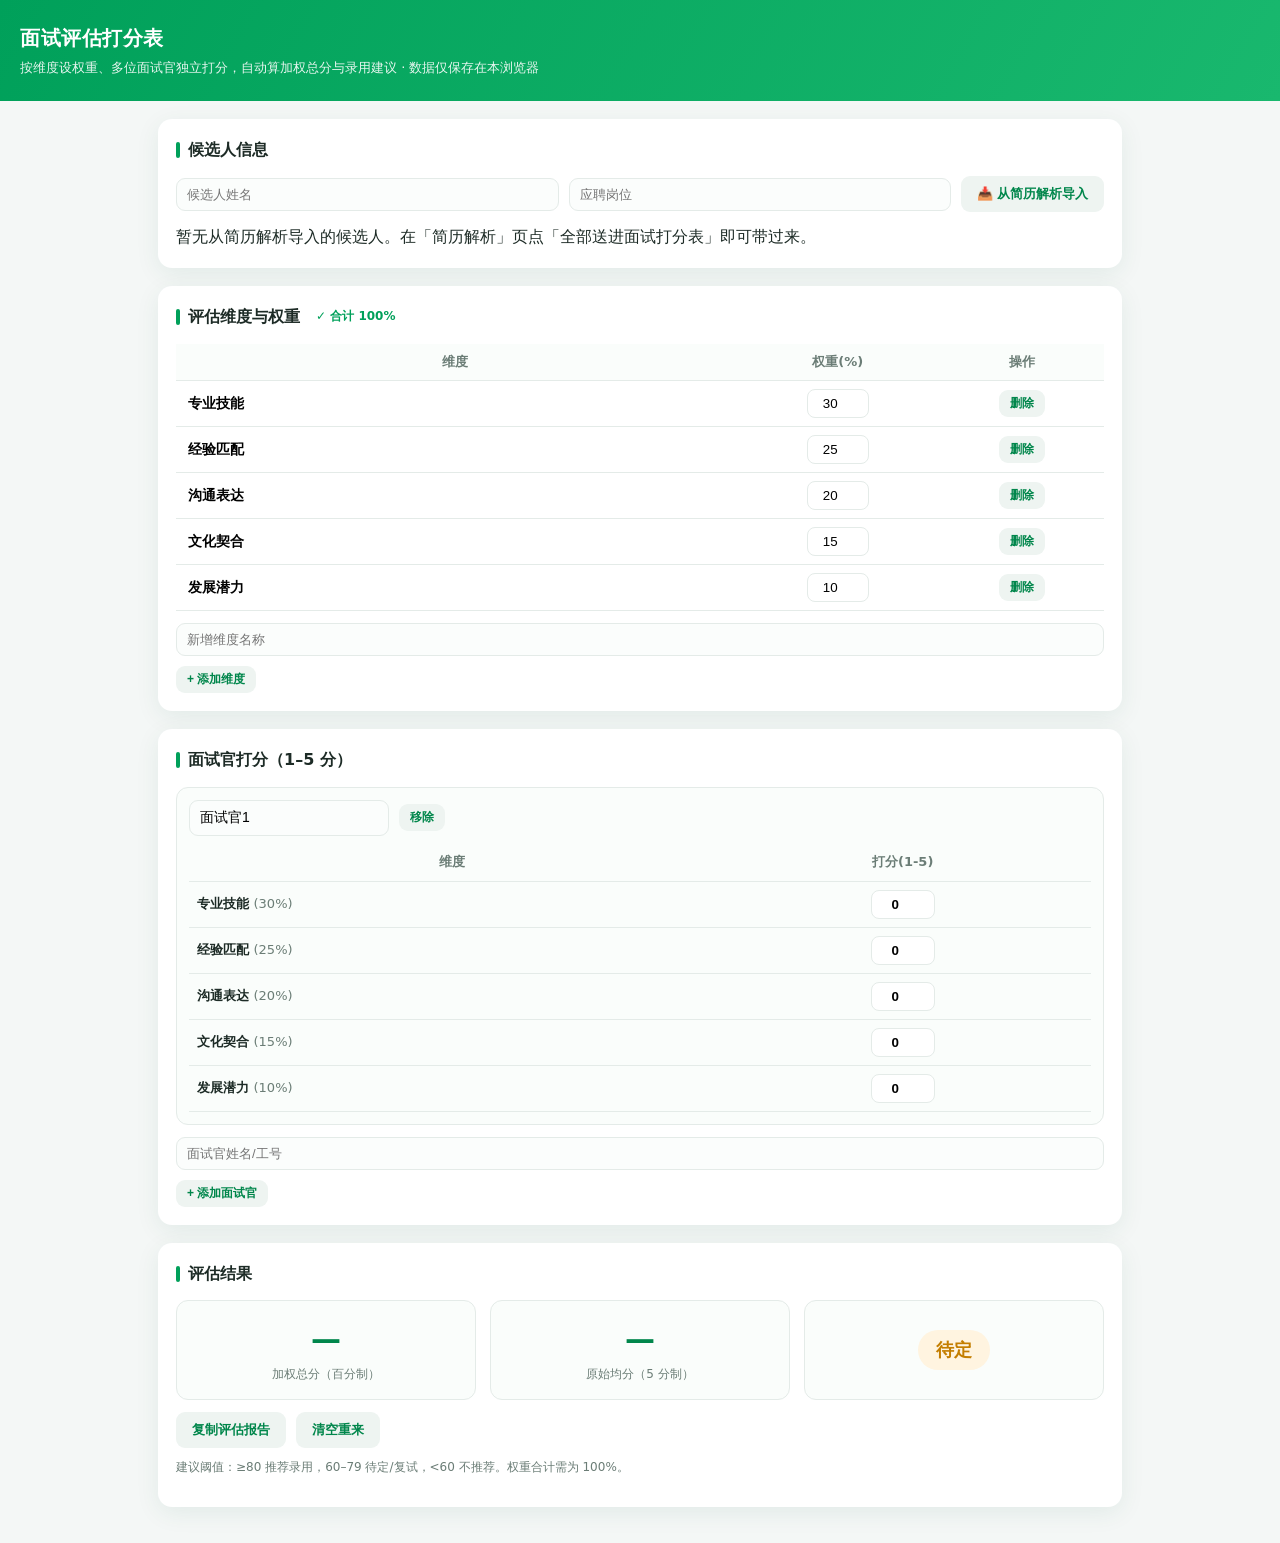
<file: 面试评估打分表.html>
<!doctype html>
<html lang="zh-CN">
<head>
<meta charset="utf-8">
<meta name="viewport" content="width=device-width, initial-scale=1">
<title>面试评估打分表</title>
<style>
  :root{
    --green:#00a05a; --green-d:#00864b; --blue:#2f6fed;
    --bg:#f4f7f6; --card:#fff; --ink:#1d2b26; --sub:#6b7d76; --line:#e4ebe8;
    --shadow:0 6px 24px rgba(0,90,60,.08);
  }
  *{box-sizing:border-box}
  body{margin:0;font-family:system-ui,-apple-system,"PingFang SC","Microsoft YaHei",sans-serif;
       background:var(--bg);color:var(--ink);line-height:1.6;-webkit-font-smoothing:antialiased}
  header{background:linear-gradient(120deg,var(--green),#19b86e);color:#fff;padding:22px 20px}
  header h1{margin:0;font-size:20px;letter-spacing:.5px}
  header p{margin:4px 0 0;opacity:.9;font-size:13px}
  .wrap{max-width:1000px;margin:0 auto;padding:18px}
  .card{background:var(--card);border-radius:14px;box-shadow:var(--shadow);padding:18px;margin-bottom:18px}
  .card h2{margin:0 0 14px;font-size:16px;display:flex;align-items:center;gap:8px}
  .card h2::before{content:"";width:4px;height:16px;background:var(--green);border-radius:3px}
  label{font-size:13px;color:var(--sub)}
  input[type=text]{width:100%;padding:9px 10px;border:1px solid var(--line);border-radius:9px;font-size:14px;background:#fbfdfc}
  input[type=text]:focus{outline:none;border-color:var(--green);box-shadow:0 0 0 3px rgba(0,160,90,.12)}
  table{width:100%;border-collapse:collapse;font-size:13px;margin-top:6px}
  th,td{padding:8px 8px;text-align:center;border-bottom:1px solid var(--line)}
  th{color:var(--sub);font-weight:600;background:#fafdfb}
  td.dim{text-align:left;font-weight:600}
  .wbox{display:flex;align-items:center;gap:6px;justify-content:center}
  .wbox input{width:62px;padding:6px 8px;border:1px solid var(--line);border-radius:8px;text-align:center}
  input.score{width:64px;padding:6px 8px;border:1px solid var(--line);border-radius:8px;text-align:center;font-weight:600}
  input.score:focus{outline:none;border-color:var(--green)}
  .btns{display:flex;gap:10px;flex-wrap:wrap;margin-top:12px}
  button{border:none;border-radius:9px;padding:9px 16px;font-size:13px;cursor:pointer;font-weight:600;transition:.15s;background:var(--green);color:#fff}
  button:hover{background:var(--green-d)}
  button.ghost{background:#eef4f1;color:var(--green-d)}
  button.ghost:hover{background:#e2ece8}
  button.sm{padding:5px 11px;font-size:12px}
  .result{display:grid;grid-template-columns:repeat(auto-fit,minmax(160px,1fr));gap:14px;margin-top:6px}
  .stat{background:#fafdfb;border:1px solid var(--line);border-radius:12px;padding:14px;text-align:center}
  .stat .num{font-size:30px;font-weight:800;color:var(--green-d)}
  .stat .lbl{font-size:12px;color:var(--sub);margin-top:2px}
  .verdict{font-size:18px;font-weight:800;padding:6px 18px;border-radius:30px;display:inline-block}
  .v-ok{background:#eafaf1;color:var(--green-d)}
  .v-mid{background:#fff4e0;color:#c47e00}
  .v-no{background:#fdecea;color:#e0533d}
  .note{font-size:12px;color:var(--sub);margin-top:10px}
  .sum{white-space:pre-wrap;background:#0f241c;color:#d6f5e3;padding:14px;border-radius:10px;font-size:12.5px;
       font-family:ui-monospace,Menlo,Consolas,monospace;overflow:auto;max-height:280px;margin-top:10px}
  .addrow{display:flex;gap:10px;flex-wrap:wrap;margin-top:12px;align-items:center}
  .addrow input{padding:8px 10px;border:1px solid var(--line);border-radius:9px;font-size:13px}
  .weightWarn{color:#e0533d;font-size:12px;margin-left:8px}
</style>
</head>
<body>
<header>
  <h1>面试评估打分表</h1>
  <p>按维度设权重、多位面试官独立打分，自动算加权总分与录用建议 · 数据仅保存在本浏览器</p>
</header>

<div class="wrap">
  <div class="card">
    <h2>候选人信息</h2>
    <div class="addrow">
      <input type="text" id="candName" placeholder="候选人姓名" style="flex:1;min-width:180px"
             oninput="save();renderSummary()">
      <input type="text" id="candRole" placeholder="应聘岗位" style="flex:1;min-width:180px"
             oninput="save();renderSummary()">
      <button class="ghost" onclick="importFromResume()">📥 从简历解析导入</button>
    </div>
    <div id="candBar" style="display:flex;gap:8px;flex-wrap:wrap;margin-top:12px"></div>
    <div id="candRef" style="display:none;margin-top:12px;background:#fafdfb;border:1px solid var(--line);border-radius:12px;padding:12px;font-size:13px"></div>
  </div>

  <div class="card">
    <h2>评估维度与权重 <span id="weightHint" class="weightWarn"></span></h2>
    <table id="dimTable">
      <thead><tr><th class="dim">维度</th><th>权重(%)</th><th>操作</th></tr></thead>
      <tbody></tbody>
    </table>
    <div class="addrow">
      <input type="text" id="newDim" placeholder="新增维度名称">
      <button class="ghost sm" onclick="addDim()">+ 添加维度</button>
    </div>
  </div>

  <div class="card">
    <h2>面试官打分（1–5 分）</h2>
    <div id="interviewerBox"></div>
    <div class="addrow">
      <input type="text" id="newInter" placeholder="面试官姓名/工号">
      <button class="ghost sm" onclick="addInterviewer()">+ 添加面试官</button>
    </div>
  </div>

  <div class="card">
    <h2>评估结果</h2>
    <div class="result">
      <div class="stat"><div class="num" id="totalScore">—</div><div class="lbl">加权总分（百分制）</div></div>
      <div class="stat"><div class="num" id="avgRaw">—</div><div class="lbl">原始均分（5 分制）</div></div>
      <div class="stat" style="display:flex;align-items:center;justify-content:center">
        <span class="verdict v-mid" id="verdict">待定</span>
      </div>
    </div>
    <div class="btns">
      <button class="ghost" onclick="exportSummary()">复制评估报告</button>
      <button class="ghost" onclick="resetAll()">清空重来</button>
    </div>
    <pre class="sum" id="summaryBox" style="display:none"></pre>
    <p class="note">建议阈值：≥80 推荐录用，60–79 待定/复试，&lt;60 不推荐。权重合计需为 100%。</p>
  </div>
</div>

<script>
const KEY="hr_scorecard_v1";
const SCORECARD_CAND_KEY="hr_candidates_for_scorecard";
let state = load() || {
  name:"", role:"",
  dims:[{n:"专业技能",w:30},{n:"经验匹配",w:25},{n:"沟通表达",w:20},{n:"文化契合",w:15},{n:"发展潜力",w:10}],
  interviewers:[{name:"面试官1",scores:[0,0,0,0,0]}],
  cands:[], cur:-1
};
function newCand(name){return {name:name||"候选人",edu:"",school:"",years:"",skills:[],fit:"",
  iv:Object.fromEntries(state.interviewers.map(iv=>[iv.name,state.dims.map(()=>0)]))};}

function load(){try{return JSON.parse(localStorage.getItem(KEY));}catch(e){return null;}}
function save(){localStorage.setItem(KEY,JSON.stringify(state));}
function curCand(){return state.cur>=0?state.cands[state.cur]:null;}

const dimsBody=document.querySelector('#dimTable tbody');
const interBox=document.getElementById('interviewerBox');

function renderDims(){
  dimsBody.innerHTML="";
  state.dims.forEach((d,i)=>{
    const tr=document.createElement('tr');
    tr.innerHTML=`<td class="dim"><input type="text" value="${d.n}" data-i="${i}"
        style="border:none;background:transparent;font-weight:600;padding:4px"
        oninput="state.dims[${i}].n=this.value;save();renderInterviewers();renderSummary()"></td>
      <td><div class="wbox"><input type="number" min="0" max="100" value="${d.w}" data-i="${i}"
        oninput="state.dims[${i}].w=+this.value||0;save();checkWeight();renderSummary()"></div></td>
      <td><button class="ghost sm" onclick="delDim(${i})">删除</button></td>`;
    dimsBody.appendChild(tr);
  });
  checkWeight();
}
function checkWeight(){
  const sum=state.dims.reduce((a,d)=>a+(+d.w||0),0);
  const hint=document.getElementById('weightHint');
  hint.textContent = sum===100 ? "✓ 合计 100%" : `⚠ 当前合计 ${sum}%，请调整到 100%`;
  hint.style.color = sum===100 ? "var(--green)" : "#e0533d";
}
function addDim(){state.dims.push({n:"新维度",w:0});syncScoresLen();save();renderDims();renderInterviewers();}
function delDim(i){
  if(state.dims.length<=1)return;
  state.dims.splice(i,1);
  state.interviewers.forEach(iv=>iv.scores.splice(i,1));
  save();renderDims();renderInterviewers();renderSummary();
}
function syncScoresLen(){
  const n=state.dims.length;
  state.interviewers.forEach(iv=>{while(iv.scores.length<n)iv.scores.push(0);
    while(iv.scores.length>n)iv.scores.pop();});
  state.cands.forEach(c=>{state.interviewers.forEach(iv=>{
    if(!c.iv[iv.name])c.iv[iv.name]=state.dims.map(()=>0);
    const sc=c.iv[iv.name];
    while(sc.length<n)sc.push(0);while(sc.length>n)sc.pop();
  });});
}

function renderInterviewers(){
  interBox.innerHTML="";
  const c=curCand();
  state.interviewers.forEach((iv,ii)=>{
    const card=document.createElement('div');
    card.style.cssText="border:1px solid var(--line);border-radius:12px;padding:12px;margin-bottom:12px;background:#fafdfb";
    let head=`<div style="display:flex;align-items:center;gap:10px;margin-bottom:8px">
        <input type="text" value="${iv.name}" data-ii="${ii}" placeholder="面试官"
          style="max-width:200px" oninput="state.interviewers[${ii}].name=this.value;syncCandIvName(${ii},this.value);save();renderSummary()">
        <button class="ghost sm" onclick="delInter(${ii})">移除</button></div>`;
    let rows=`<table style="margin:0"><thead><tr><th class="dim">维度</th><th>打分(1-5)</th></tr></thead><tbody>`;
    const sc=(c&&c.iv[iv.name])||iv.scores;
    state.dims.forEach((d,di)=>{
      rows+=`<tr><td class="dim">${d.n} <span style="color:var(--sub);font-weight:400">(${d.w}%)</span></td>
        <td><input class="score" type="number" min="0" max="5" step="0.5"
          value="${sc[di]||0}" data-ii="${ii}" data-di="${di}"
          oninput="setScore(${ii},${di},+this.value||0)"></td></tr>`;
    });
    rows+="</tbody></table>";
    card.innerHTML=head+rows;
    interBox.appendChild(card);
  });
}
function setScore(ii,di,v){
  const iv=state.interviewers[ii];
  iv.scores[di]=v;
  const c=curCand();
  if(c){if(!c.iv[iv.name])c.iv[iv.name]=state.dims.map(()=>0);c.iv[iv.name][di]=v;}
  save();renderSummary();
}
function syncCandIvName(ii,newName){
  const old=state.interviewers[ii].name;
  state.cands.forEach(c=>{if(c.iv[old]!=null){c.iv[newName]=c.iv[old];delete c.iv[old];}});
}
function addInterviewer(){state.interviewers.push({name:"面试官"+(state.interviewers.length+1),
  scores:state.dims.map(()=>0)});
  state.cands.forEach(c=>{if(!c.iv[state.interviewers[state.interviewers.length-1].name])c.iv[state.interviewers[state.interviewers.length-1].name]=state.dims.map(()=>0);});
  save();renderInterviewers();renderSummary();}
function delInter(ii){if(state.interviewers.length<=1)return;
  const nm=state.interviewers[ii].name;
  state.cands.forEach(c=>{delete c.iv[nm];});
  state.interviewers.splice(ii,1);save();renderInterviewers();renderSummary();}

function renderSummary(){
  document.getElementById('candName').value=state.name;
  document.getElementById('candRole').value=state.role;
  const c=curCand();
  const wsum=state.dims.reduce((a,d)=>a+(+d.w||0),0)||1;
  let totalNum=0, counted=0;
  state.dims.forEach((d,di)=>{
    const vals=state.interviewers.map(iv=>{const sc=(c&&c.iv[iv.name])||iv.scores;return +sc[di]||0;}).filter(v=>v>0);
    if(vals.length){
      const avg=vals.reduce((a,b)=>a+b,0)/vals.length;
      totalNum += avg*(+d.w||0); counted++;
    }
  });
  const weighted = wsum>0 ? totalNum/wsum : 0;     // 0-5 加权
  const pct = Math.round(weighted/5*100);
  const rawAvg = (()=>{const all=[];state.interviewers.forEach(iv=>{const sc=(c&&c.iv[iv.name])||iv.scores;sc.forEach(s=>{if(s>0)all.push(s);});});
    return all.length? (all.reduce((a,b)=>a+b,0)/all.length).toFixed(2):"—";})();

  document.getElementById('totalScore').textContent = counted? pct : "—";
  document.getElementById('avgRaw').textContent = rawAvg;
  const v=document.getElementById('verdict');
  if(!counted){v.textContent="待定";v.className="verdict v-mid";}
  else if(pct>=80){v.textContent="推荐录用";v.className="verdict v-ok";}
  else if(pct>=60){v.textContent="待定 / 复试";v.className="verdict v-mid";}
  else{v.textContent="不推荐";v.className="verdict v-no";}
}

function exportSummary(){
  renderSummary();
  const c=curCand();
  const pct=document.getElementById('totalScore').textContent;
  let lines=[];
  lines.push("【面试评估报告】");
  lines.push("候选人："+((c&&c.name)||state.name||"未填写")+"    岗位："+(state.role||"未填写"));
  lines.push("评估时间："+new Date().toLocaleString("zh-CN"));
  if(c&&(c.edu||c.school||c.skills.length)){lines.push("简历背景："+(c.edu||"")+(c.school?" "+c.school:"")+(c.years?" "+c.years+"年":"")+(c.skills.length?" 技能："+c.skills.join("、"):""));}
  lines.push("");
  lines.push("维度得分（多人平均）：");
  state.dims.forEach((d,di)=>{
    const vals=state.interviewers.map(iv=>{const sc=(c&&c.iv[iv.name])||iv.scores;return +sc[di]||0;}).filter(v=>v>0);
    const avg=vals.length?(vals.reduce((a,b)=>a+b,0)/vals.length).toFixed(2):"—";
    lines.push(`  · ${d.n}（权重${d.w}%）：${avg}`);
  });
  lines.push("");
  lines.push("加权总分（百分制）："+pct);
  lines.push("录用建议："+document.getElementById('verdict').textContent);
  const box=document.getElementById('summaryBox');
  box.style.display="block";box.textContent=lines.join("\n");
  navigator.clipboard?.writeText(lines.join("\n"));
  box.scrollIntoView({behavior:"smooth",block:"center"});
}

function resetAll(){
  if(!confirm("确定清空所有评分与维度？"))return;
  state={name:"",role:"",dims:[{n:"专业技能",w:30},{n:"经验匹配",w:25},{n:"沟通表达",w:20},
    {n:"文化契合",w:15},{n:"发展潜力",w:10}],interviewers:[{name:"面试官1",scores:[0,0,0,0,0]}],cands:[],cur:-1};
  save();renderAll();
}

function renderCandBar(){
  const box=document.getElementById('candBar');if(!box)return;
  if(!state.cands.length){box.innerHTML='<span class="hint">暂无从简历解析导入的候选人。在「简历解析」页点「全部送进面试打分表」即可带过来。</span>';return;}
  box.innerHTML=state.cands.map((c,i)=>
    `<button class="ghost sm ${i===state.cur?'cursel':''}" onclick="selectCand(${i})" style="${i===state.cur?'background:var(--green);color:#fff':''}">${esc(c.name||('候选人'+(i+1)))}</button>`
  ).join('')+'<button class="ghost sm" onclick="addBlankCand()">+ 手动添加</button>';
}
function selectCand(i){state.cur=i;save();renderCandBar();renderInterviewerRef();renderInterviewers();renderSummary();}
function addBlankCand(){state.cands.push(newCand("候选人"+(state.cands.length+1)));state.cur=state.cands.length-1;save();renderCandBar();renderInterviewerRef();renderInterviewers();renderSummary();}
function renderInterviewerRef(){
  const ref=document.getElementById('candRef');if(!ref)return;
  const c=curCand();
  if(!c||(!c.edu&&!c.school&&!c.skills.length&&!c.years&&!c.fit)){ref.style.display='none';ref.innerHTML='';return;}
  ref.style.display='';
  ref.innerHTML=`<b>简历背景（来自简历解析）</b>：${[c.edu,c.school,c.years?c.years+'年':''].filter(Boolean).join(' · ')}
    ${c.fit!==''?` · 初筛契合度 ${c.fit}%`:''}
    ${c.skills.length?`<div style="margin-top:6px">技能：${c.skills.map(s=>`<span class="tag">${esc(s)}</span>`).join('')}</div>`:''}`;
}
function importFromResume(){
  let raw=null;
  try{raw=localStorage.getItem(SCORECARD_CAND_KEY);}catch(e){}
  if(!raw){alert("没有从简历解析导入的数据。\n请先在「简历解析·候选人对比」页点「全部送进面试打分表」。\n（两个工具需在同一浏览器打开）");return;}
  let list=[];try{list=JSON.parse(raw);}catch(e){}
  if(!Array.isArray(list)||!list.length){alert("导入数据为空");return;}
  list.forEach(x=>{
    const c=newCand(x.name);
    c.edu=x.edu||"";c.school=x.school||"";c.years=x.years||"";c.fit=x.fit||"";
    c.skills=Array.isArray(x.skills)?x.skills:[];
    state.cands.push(c);
  });
  state.cur=state.cands.length-1;
  save();renderCandBar();renderInterviewerRef();renderInterviewers();renderSummary();
  alert("已导入 "+list.length+" 名候选人，可点击上方标签切换打分。");
}

function esc(s){return String(s==null?"":s).replace(/&/g,"&amp;").replace(/"/g,"&quot;").replace(/</g,"&lt;").replace(/>/g,"&gt;");}
function renderAll(){
  renderDims();renderCandBar();renderInterviewerRef();renderInterviewers();renderSummary();
}
document.getElementById('candName').oninput=e=>{state.name=e.target.value;save();renderSummary();};
document.getElementById('candRole').oninput=e=>{state.role=e.target.value;save();renderSummary();};
renderAll();
</script>
</body>
</html>
</file>
